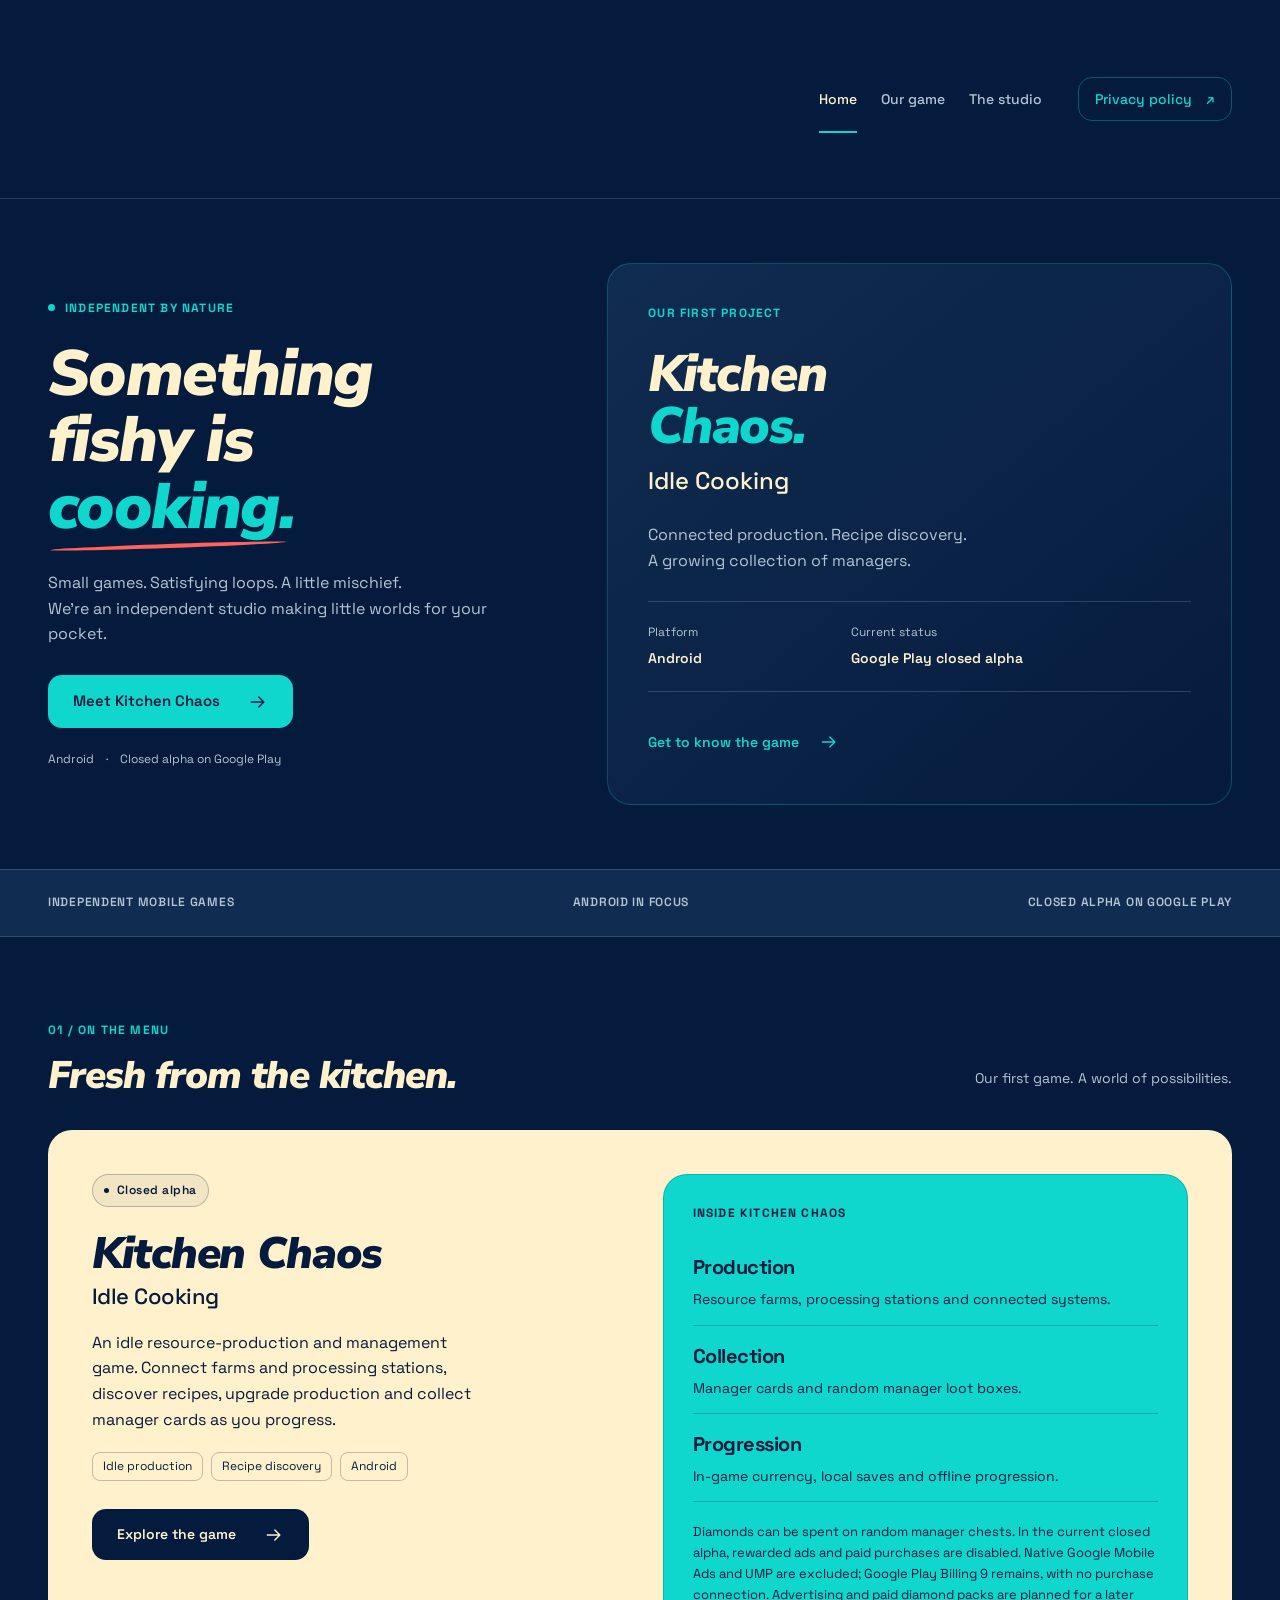
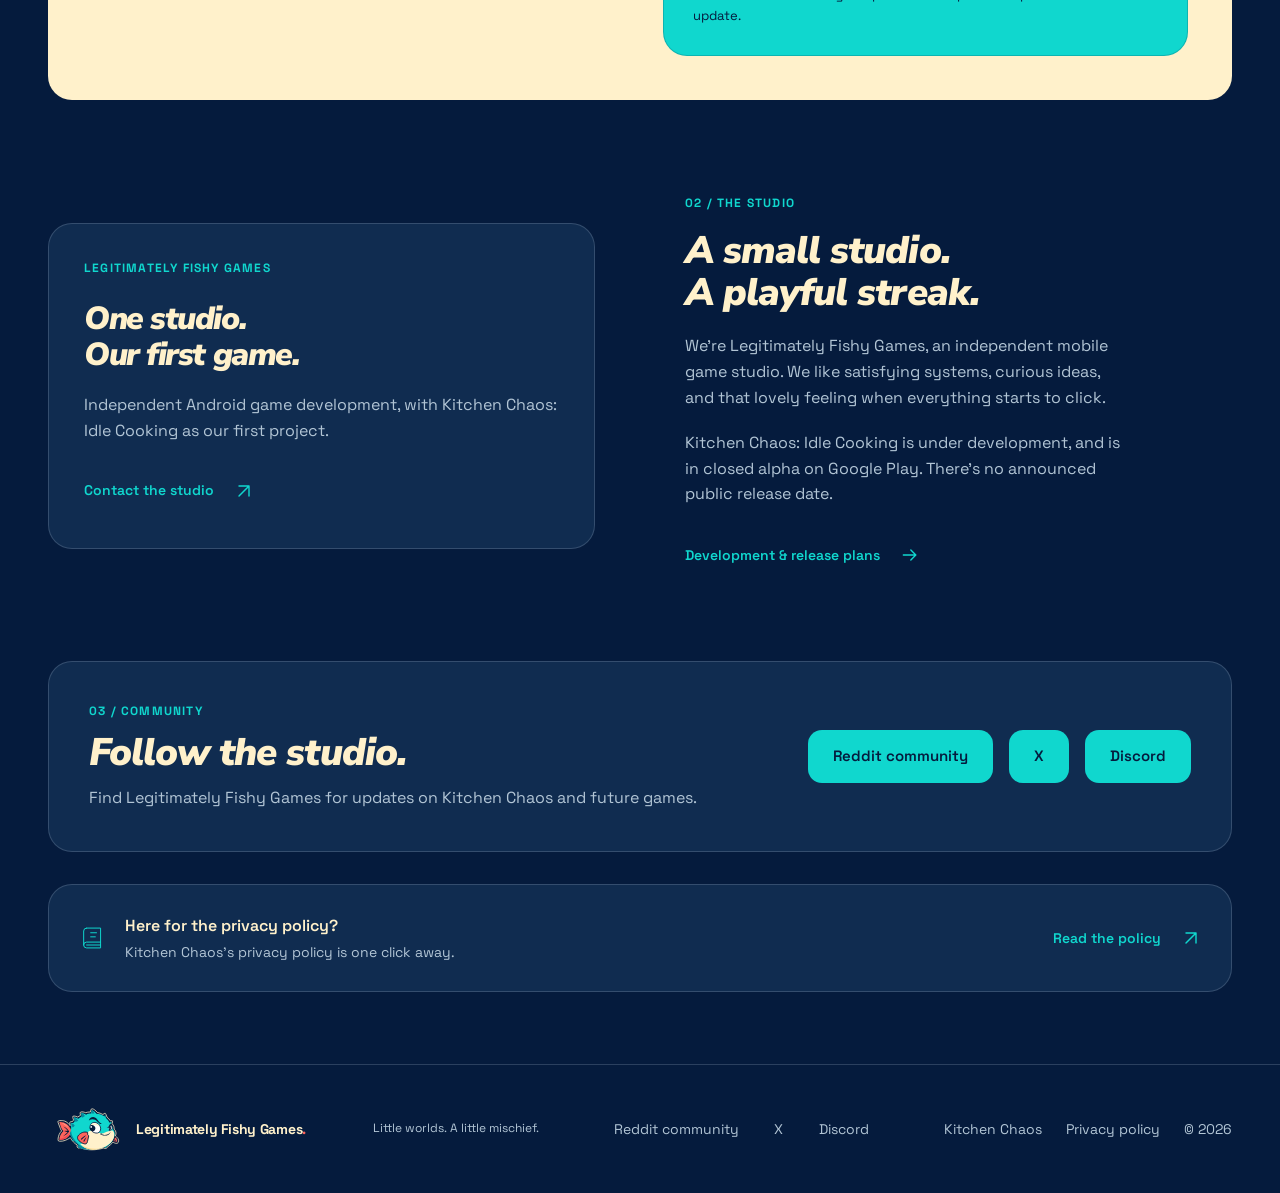
<file: index.html>
<!doctype html>
<html lang="en">
<head>
  <meta charset="utf-8">
  <meta name="viewport" content="width=device-width, initial-scale=1">
  <meta name="theme-color" content="#051B3D">
  <meta name="description" content="Legitimately Fishy Games is an independent mobile game studio. Kitchen Chaos: Idle Cooking is in development for Android, and is in closed alpha.">
  <title>Legitimately Fishy Games — Small games. A little mischief.</title>
  <link rel="icon" href="assets/brand/favicon.svg" type="image/svg+xml">
  <link rel="alternate icon" href="assets/brand/favicon.ico">
  <link rel="apple-touch-icon" href="assets/brand/apple-touch-icon.png">
  <link rel="stylesheet" href="assets/css/brand.css">
  <link rel="stylesheet" href="assets/css/styles.css">
  <script src="assets/js/site.js" defer></script>
</head>
<body>
  <a class="skip-link" href="#main">Skip to content</a>
  <header class="site-header">
    <div class="container header-inner">
      <a class="brand" href="index.html" aria-label="Legitimately Fishy Games home"><picture class="brand-art"><source media="(min-width: 581px)" srcset="assets/brand/lfg-horizontal.png" width="2400" height="1000"><img class="brand-logo" src="assets/brand/lfg-puffer-micro.svg" width="1110" height="750" alt="" decoding="async" fetchpriority="high"></picture>
        <!-- An approved studio logo may be added here later. The name works on its own. -->
        <span class="brand-name">Legitimately<span>Fishy Games<span class="brand-period">.</span></span></span>
      </a>
      <button class="menu-toggle" type="button" data-menu-toggle aria-controls="site-navigation" aria-expanded="false" aria-label="Open navigation"><span></span><span></span></button>
      <nav class="site-nav" id="site-navigation" aria-label="Main navigation" data-navigation>
        <a href="index.html" aria-current="page">Home</a>
        <a href="games/kitchen-chaos/index.html">Our game</a>
        <a href="#studio">The studio</a>
        <a class="nav-privacy" href="games/kitchen-chaos/privacy.html">Privacy policy <span aria-hidden="true">↗</span></a>
      </nav>
    </div>
  </header>

  <main id="main">
    <section class="hero container" aria-labelledby="hero-title">
      <div class="hero-copy">
        <p class="eyebrow"><span class="status-dot" aria-hidden="true"></span> Independent by nature</p>
        <h1 id="hero-title">Something<br>fishy is<br><em>cooking.</em></h1>
        <p class="hero-description">Small games. Satisfying loops. A little mischief.<br>We’re an independent studio making little worlds for your pocket.</p>
        <a class="button" href="games/kitchen-chaos/index.html">Meet Kitchen Chaos <svg class="icon" aria-hidden="true"><use href="assets/images/icons.svg#arrow"/></svg></a>
        <div class="hero-footnote">Android <span aria-hidden="true">·</span> Closed alpha on Google Play</div>
      </div>
      <aside class="hero-spotlight" aria-labelledby="spotlight-title">
        <p class="eyebrow">Our first project</p>
        <h2 id="spotlight-title">Kitchen<br><em>Chaos.</em></h2>
        <p class="spotlight-subtitle">Idle Cooking</p>
        <p class="spotlight-description">Connected production. Recipe discovery.<br>A growing collection of managers.</p>
        <dl class="spotlight-facts"><div><dt>Platform</dt><dd>Android</dd></div><div><dt>Current status</dt><dd>Google Play closed alpha</dd></div></dl>
        <a class="text-link" href="games/kitchen-chaos/index.html">Get to know the game <svg class="icon" aria-hidden="true"><use href="assets/images/icons.svg#arrow"/></svg></a>
      </aside>
    </section>

    <div class="studio-strip" aria-label="Studio at a glance"><div class="container strip-inner"><span>Independent mobile games</span><span>Android in focus</span><span>Closed alpha on Google Play</span></div></div>

    <section class="section container" id="games" aria-labelledby="games-title">
      <div class="section-heading"><div><p class="eyebrow">01 / On the menu</p><h2 id="games-title">Fresh from the kitchen.</h2></div><span class="section-aside">Our first game. A world of possibilities.</span></div>
      <article class="featured-game">
        <div class="featured-copy">
          <span class="pill pill-dark"><span class="status-dot" aria-hidden="true"></span> Closed alpha</span>
          <h3>Kitchen Chaos<span>Idle Cooking</span></h3>
          <p>An idle resource-production and management game. Connect farms and processing stations, discover recipes, upgrade production and collect manager cards as you progress.</p>
          <div class="game-tags"><span>Idle production</span><span>Recipe discovery</span><span>Android</span></div>
          <a class="button button-dark" href="games/kitchen-chaos/index.html">Explore the game <svg class="icon" aria-hidden="true"><use href="assets/images/icons.svg#arrow"/></svg></a>
        </div>
        <div class="game-details"><p class="tiny-label">Inside Kitchen Chaos</p><dl><div><dt>Production</dt><dd>Resource farms, processing stations and connected systems.</dd></div><div><dt>Collection</dt><dd>Manager cards and random manager loot boxes.</dd></div><div><dt>Progression</dt><dd>In-game currency, local saves and offline progression.</dd></div></dl><p class="details-note">Diamonds can be spent on random manager chests. In the current closed alpha, rewarded ads and paid purchases are disabled. Native Google Mobile Ads and UMP are excluded; Google Play Billing 9 remains, with no purchase connection. Advertising and paid diamond packs are planned for a later update.</p></div>
      </article>
    </section>

    <section class="section studio-section container" id="studio" aria-labelledby="studio-title">
      <div class="studio-facts"><p class="eyebrow">Legitimately Fishy Games</p><p class="facts-title">One studio.<br>Our first game.</p><p>Independent Android game development, with Kitchen Chaos: Idle Cooking as our first project.</p><a class="text-link" href="mailto:mati4193.004@gmail.com">Contact the studio <svg class="icon" aria-hidden="true"><use href="assets/images/icons.svg#arrow-up"/></svg></a></div>
      <div class="studio-copy"><p class="eyebrow">02 / The studio</p><h2 id="studio-title">A small studio.<br>A playful streak.</h2><p>We’re Legitimately Fishy Games, an independent mobile game studio. We like satisfying systems, curious ideas, and that lovely feeling when everything starts to click.</p><p>Kitchen Chaos: Idle Cooking is under development, and is in closed alpha on Google Play. There’s no announced public release date.</p><a class="text-link" href="games/kitchen-chaos/index.html#development">Development & release plans <svg class="icon" aria-hidden="true"><use href="assets/images/icons.svg#arrow"/></svg></a></div>
    </section>

    <section class="social-section container" aria-labelledby="social-title">
      <div>
        <p class="eyebrow">03 / Community</p>
        <h2 id="social-title">Follow the studio.</h2>
        <p>Find Legitimately Fishy Games for updates on Kitchen Chaos and future games.</p>
      </div>
      <div class="social-links">
        <a class="button" href="https://www.reddit.com/r/LegitFishyGames/">Reddit community</a>
        <a class="button" href="https://x.com/LegitimateFish">X</a>
        <a class="button" href="https://discord.gg/PuM3mdu4u">Discord</a>
      </div>
    </section>

    <section class="privacy-strip container" aria-label="Privacy information"><div><svg class="icon" aria-hidden="true"><use href="assets/images/icons.svg#recipe"/></svg><span>Here for the privacy policy?<small>Kitchen Chaos’s privacy policy is one click away.</small></span></div><a class="text-link" href="games/kitchen-chaos/privacy.html">Read the policy <svg class="icon" aria-hidden="true"><use href="assets/images/icons.svg#arrow-up"/></svg></a></section>
  </main>

  <footer class="site-footer">
    <div class="container footer-inner">
      <a class="footer-brand" href="index.html"><img class="footer-mark" src="assets/brand/lfg-puffer-micro.svg" width="1110" height="750" alt="" loading="lazy" decoding="async"><span class="footer-wordmark">Legitimately Fishy Games<span>.</span></span></a>
      <p>Little worlds. A little mischief.</p>
      <nav class="footer-links footer-social" aria-label="Studio social links">
        <a href="https://www.reddit.com/r/LegitFishyGames/">Reddit community</a>
        <a href="https://x.com/LegitimateFish">X</a>
        <a href="https://discord.gg/PuM3mdu4u">Discord</a>
      </nav>
      <div class="footer-links"><a href="games/kitchen-chaos/index.html">Kitchen Chaos</a><a href="games/kitchen-chaos/privacy.html">Privacy policy</a><span>© 2026</span></div>
    </div>
  </footer>
</body>
</html>
</file>
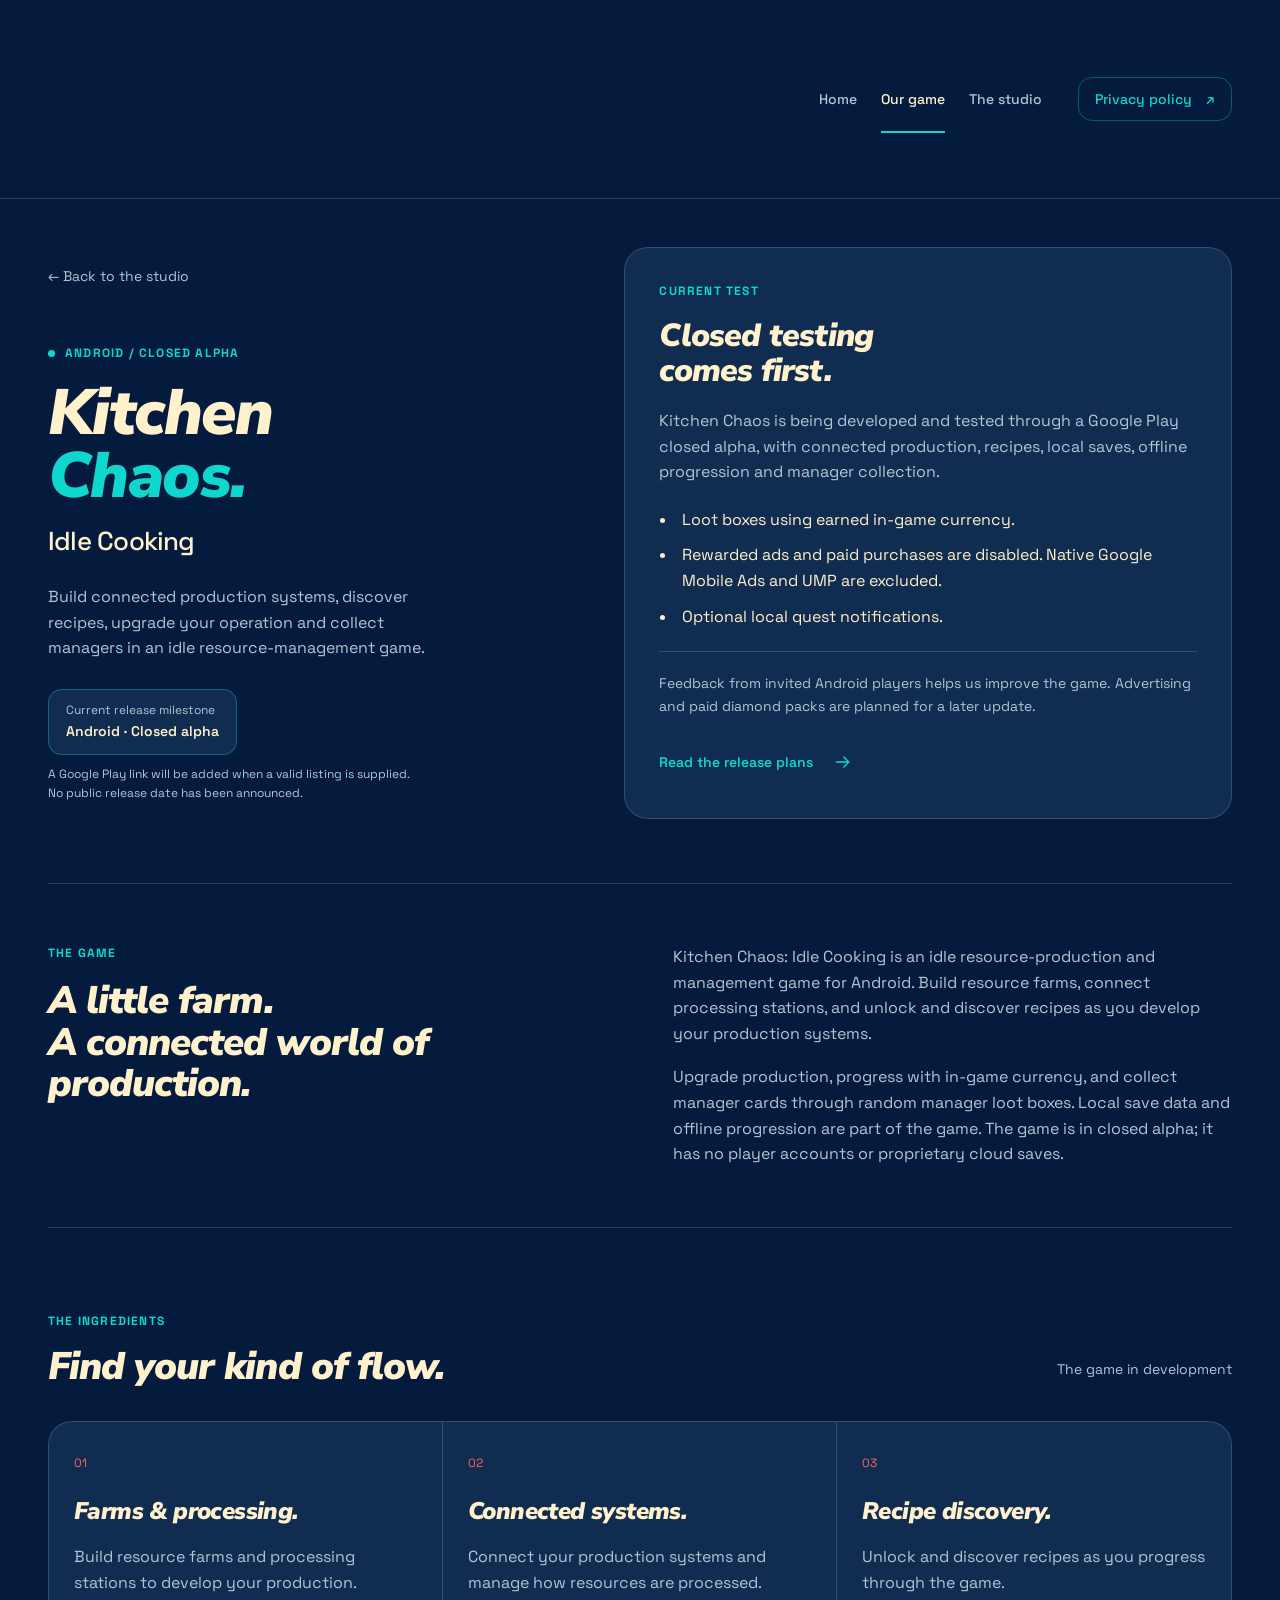
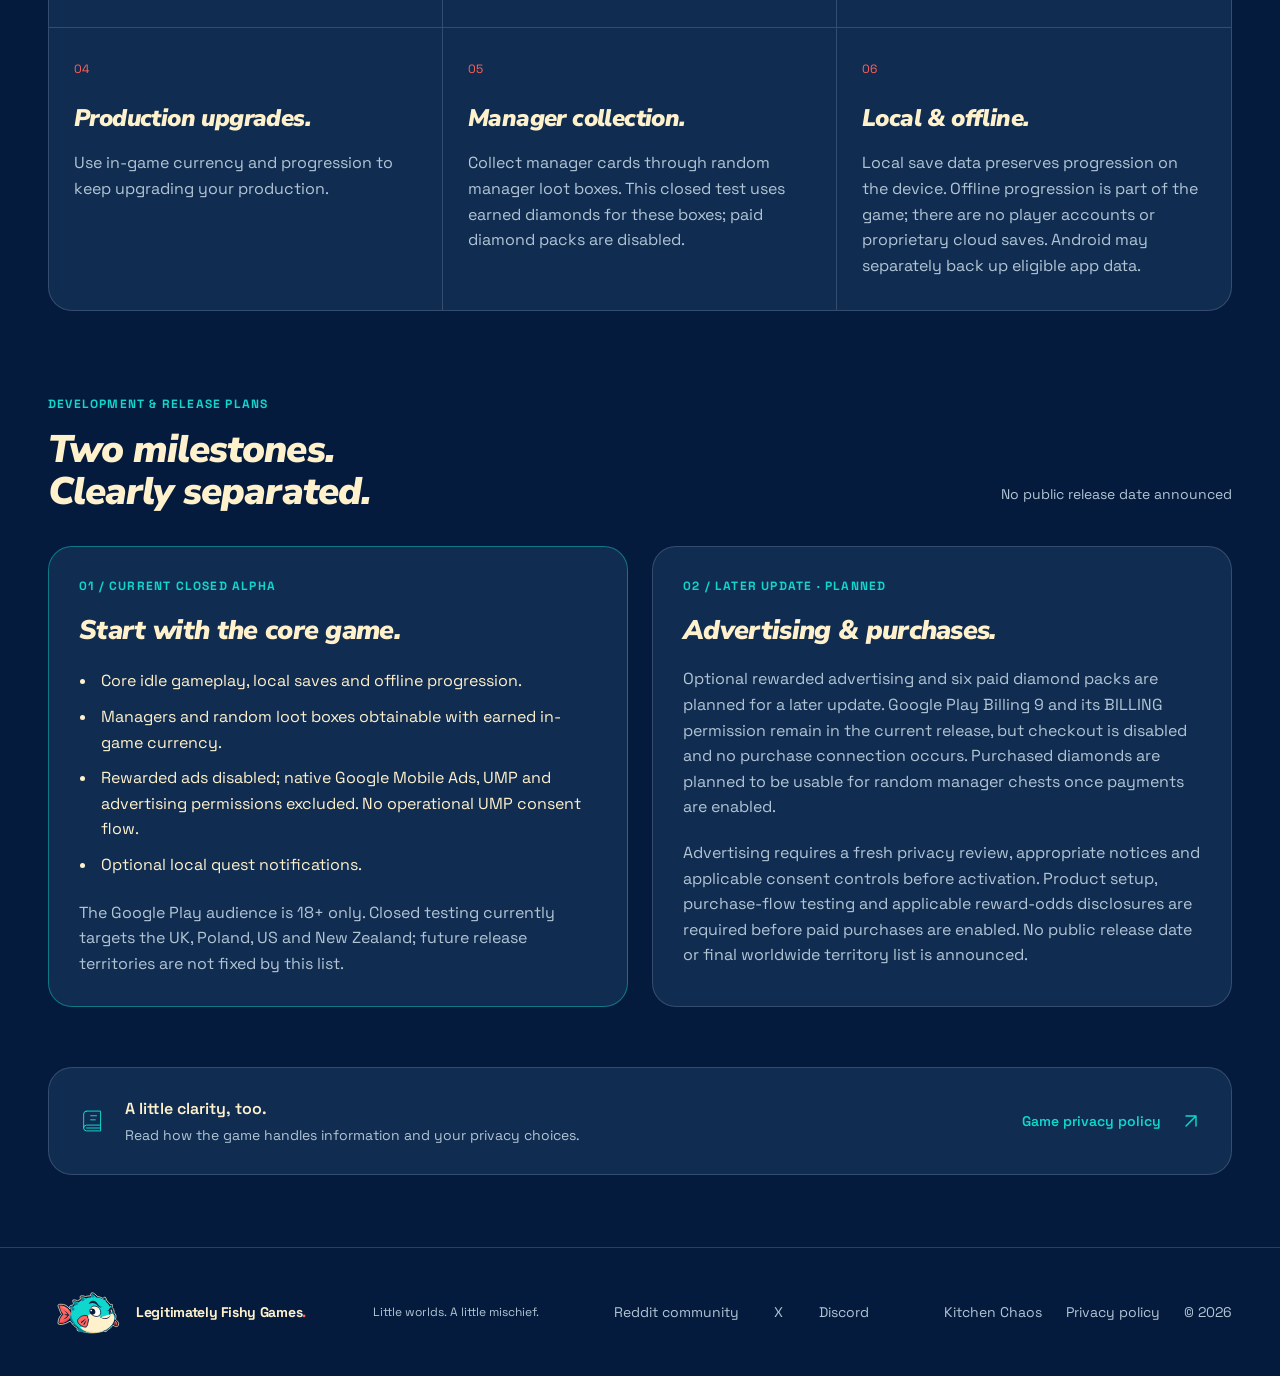
<file: games/kitchen-chaos/index.html>
<!doctype html>
<html lang="en">
<head>
  <meta charset="utf-8">
  <meta name="viewport" content="width=device-width, initial-scale=1">
  <meta name="theme-color" content="#051B3D">
  <meta name="description" content="Kitchen Chaos: Idle Cooking is an Android idle production and management game in closed alpha, with connected production, recipes, managers and offline progression.">
  <title>Kitchen Chaos: Idle Cooking — Legitimately Fishy Games</title>
  <link rel="icon" href="../../assets/brand/favicon.svg" type="image/svg+xml">
  <link rel="alternate icon" href="../../assets/brand/favicon.ico">
  <link rel="apple-touch-icon" href="../../assets/brand/apple-touch-icon.png">
  <link rel="stylesheet" href="../../assets/css/brand.css">
  <link rel="stylesheet" href="../../assets/css/styles.css">
  <script src="../../assets/js/site.js" defer></script>
</head>
<body>
  <a class="skip-link" href="#main">Skip to content</a>
  <header class="site-header"><div class="container header-inner">
    <!-- Insert an approved studio logo beside the name only when supplied. -->
    <a class="brand" href="../../index.html" aria-label="Legitimately Fishy Games home"><picture class="brand-art"><source media="(min-width: 581px)" srcset="../../assets/brand/lfg-horizontal.png" width="2400" height="1000"><img class="brand-logo" src="../../assets/brand/lfg-puffer-micro.svg" width="1110" height="750" alt="" decoding="async" fetchpriority="high"></picture><span class="brand-name">Legitimately<span>Fishy Games<span class="brand-period">.</span></span></span></a>
    <button class="menu-toggle" type="button" data-menu-toggle aria-controls="site-navigation" aria-expanded="false" aria-label="Open navigation"><span></span><span></span></button>
    <nav class="site-nav" id="site-navigation" aria-label="Main navigation" data-navigation><a href="../../index.html">Home</a><a href="index.html" aria-current="page">Our game</a><a href="../../index.html#studio">The studio</a><a class="nav-privacy" href="privacy.html">Privacy policy <span aria-hidden="true">↗</span></a></nav>
  </div></header>

  <main id="main">
    <section class="game-hero container" aria-labelledby="game-title">
      <div class="game-hero-copy"><a class="back-link" href="../../index.html">← Back to the studio</a><p class="eyebrow"><span class="status-dot" aria-hidden="true"></span> Android / Closed alpha</p><h1 id="game-title">Kitchen<br><em>Chaos.</em></h1><p class="game-subtitle">Idle Cooking</p><p class="hero-description">Build connected production systems, discover recipes, upgrade your operation and collect managers in an idle resource-management game.</p><div class="store-placeholder"><span><small>Current release milestone</small><strong>Android · Closed alpha</strong></span></div><p class="store-note">A Google Play link will be added when a valid listing is supplied.<br>No public release date has been announced.</p></div>
      <aside class="release-summary" aria-labelledby="test-summary-title"><p class="eyebrow">Current test</p><h2 id="test-summary-title">Closed testing<br>comes first.</h2><p>Kitchen Chaos is being developed and tested through a Google Play closed alpha, with connected production, recipes, local saves, offline progression and manager collection.</p><ul><li>Loot boxes using earned in-game currency.</li><li>Rewarded ads and paid purchases are disabled. Native Google Mobile Ads and UMP are excluded.</li><li>Optional local quest notifications.</li></ul><p class="summary-note">Feedback from invited Android players helps us improve the game. Advertising and paid diamond packs are planned for a later update.</p><a class="text-link" href="#development">Read the release plans <svg class="icon" aria-hidden="true"><use href="../../assets/images/icons.svg#arrow"/></svg></a></aside>
    </section>

    <section class="game-overview section container" aria-labelledby="overview-title"><div><p class="eyebrow">The game</p><h2 id="overview-title">A little farm.<br>A connected world of production.</h2></div><div class="overview-copy"><p>Kitchen Chaos: Idle Cooking is an idle resource-production and management game for Android. Build resource farms, connect processing stations, and unlock and discover recipes as you develop your production systems.</p><p>Upgrade production, progress with in-game currency, and collect manager cards through random manager loot boxes. Local save data and offline progression are part of the game. The game is in closed alpha; it has no player accounts or proprietary cloud saves.</p></div></section>

    <section class="section container" aria-labelledby="features-title"><div class="section-heading"><div><p class="eyebrow">The ingredients</p><h2 id="features-title">Find your kind of flow.</h2></div><span class="section-aside">The game in development</span></div><div class="feature-grid">
      <article class="feature-card"><span class="feature-number">01</span><h3>Farms & processing.</h3><p>Build resource farms and processing stations to develop your production.</p></article>
      <article class="feature-card"><span class="feature-number">02</span><h3>Connected systems.</h3><p>Connect your production systems and manage how resources are processed.</p></article>
      <article class="feature-card"><span class="feature-number">03</span><h3>Recipe discovery.</h3><p>Unlock and discover recipes as you progress through the game.</p></article>
      <article class="feature-card"><span class="feature-number">04</span><h3>Production upgrades.</h3><p>Use in-game currency and progression to keep upgrading your production.</p></article>
      <article class="feature-card"><span class="feature-number">05</span><h3>Manager collection.</h3><p>Collect manager cards through random manager loot boxes. This closed test uses earned diamonds for these boxes; paid diamond packs are disabled.</p></article>
      <article class="feature-card"><span class="feature-number">06</span><h3>Local & offline.</h3><p>Local save data preserves progression on the device. Offline progression is part of the game; there are no player accounts or proprietary cloud saves. Android may separately back up eligible app data.</p></article>
    </div></section>

    <!-- Add a gallery here only when approved screenshots captured from the actual game are supplied. -->

    <section class="release-section container" id="development" aria-labelledby="development-title"><div class="section-heading"><div><p class="eyebrow">Development & release plans</p><h2 id="development-title">Two milestones.<br>Clearly separated.</h2></div><span class="section-aside">No public release date announced</span></div><div class="milestone-grid"><article class="milestone milestone-current"><p class="tiny-label">01 / Current closed alpha</p><h3>Start with the core game.</h3><ul><li>Core idle gameplay, local saves and offline progression.</li><li>Managers and random loot boxes obtainable with earned in-game currency.</li><li>Rewarded ads disabled; native Google Mobile Ads, UMP and advertising permissions excluded. No operational UMP consent flow.</li><li>Optional local quest notifications.</li></ul><p>The Google Play audience is 18+ only. Closed testing currently targets the UK, Poland, US and New Zealand; future release territories are not fixed by this list.</p></article><article class="milestone"><p class="tiny-label">02 / Later update · Planned</p><h3>Advertising &amp; purchases.</h3><p>Optional rewarded advertising and six paid diamond packs are planned for a later update. Google Play Billing 9 and its BILLING permission remain in the current release, but checkout is disabled and no purchase connection occurs. Purchased diamonds are planned to be usable for random manager chests once payments are enabled.</p><p>Advertising requires a fresh privacy review, appropriate notices and applicable consent controls before activation. Product setup, purchase-flow testing and applicable reward-odds disclosures are required before paid purchases are enabled. No public release date or final worldwide territory list is announced.</p></article></div></section>

    <section class="privacy-strip container" aria-label="Game privacy information"><div><svg class="icon" aria-hidden="true"><use href="../../assets/images/icons.svg#recipe"/></svg><span>A little clarity, too.<small>Read how the game handles information and your privacy choices.</small></span></div><a class="text-link" href="privacy.html">Game privacy policy <svg class="icon" aria-hidden="true"><use href="../../assets/images/icons.svg#arrow-up"/></svg></a></section>
  </main>

  <footer class="site-footer">
    <div class="container footer-inner">
      <a class="footer-brand" href="../../index.html"><img class="footer-mark" src="../../assets/brand/lfg-puffer-micro.svg" width="1110" height="750" alt="" loading="lazy" decoding="async"><span class="footer-wordmark">Legitimately Fishy Games<span>.</span></span></a>
      <p>Little worlds. A little mischief.</p>
      <nav class="footer-links footer-social" aria-label="Studio social links">
        <a href="https://www.reddit.com/r/LegitFishyGames/">Reddit community</a>
        <a href="https://x.com/LegitimateFish">X</a>
        <a href="https://discord.gg/PuM3mdu4u">Discord</a>
      </nav>
      <div class="footer-links"><a href="index.html">Kitchen Chaos</a><a href="privacy.html">Privacy policy</a><span>© 2026</span></div>
    </div>
  </footer>
</body>
</html>
</file>
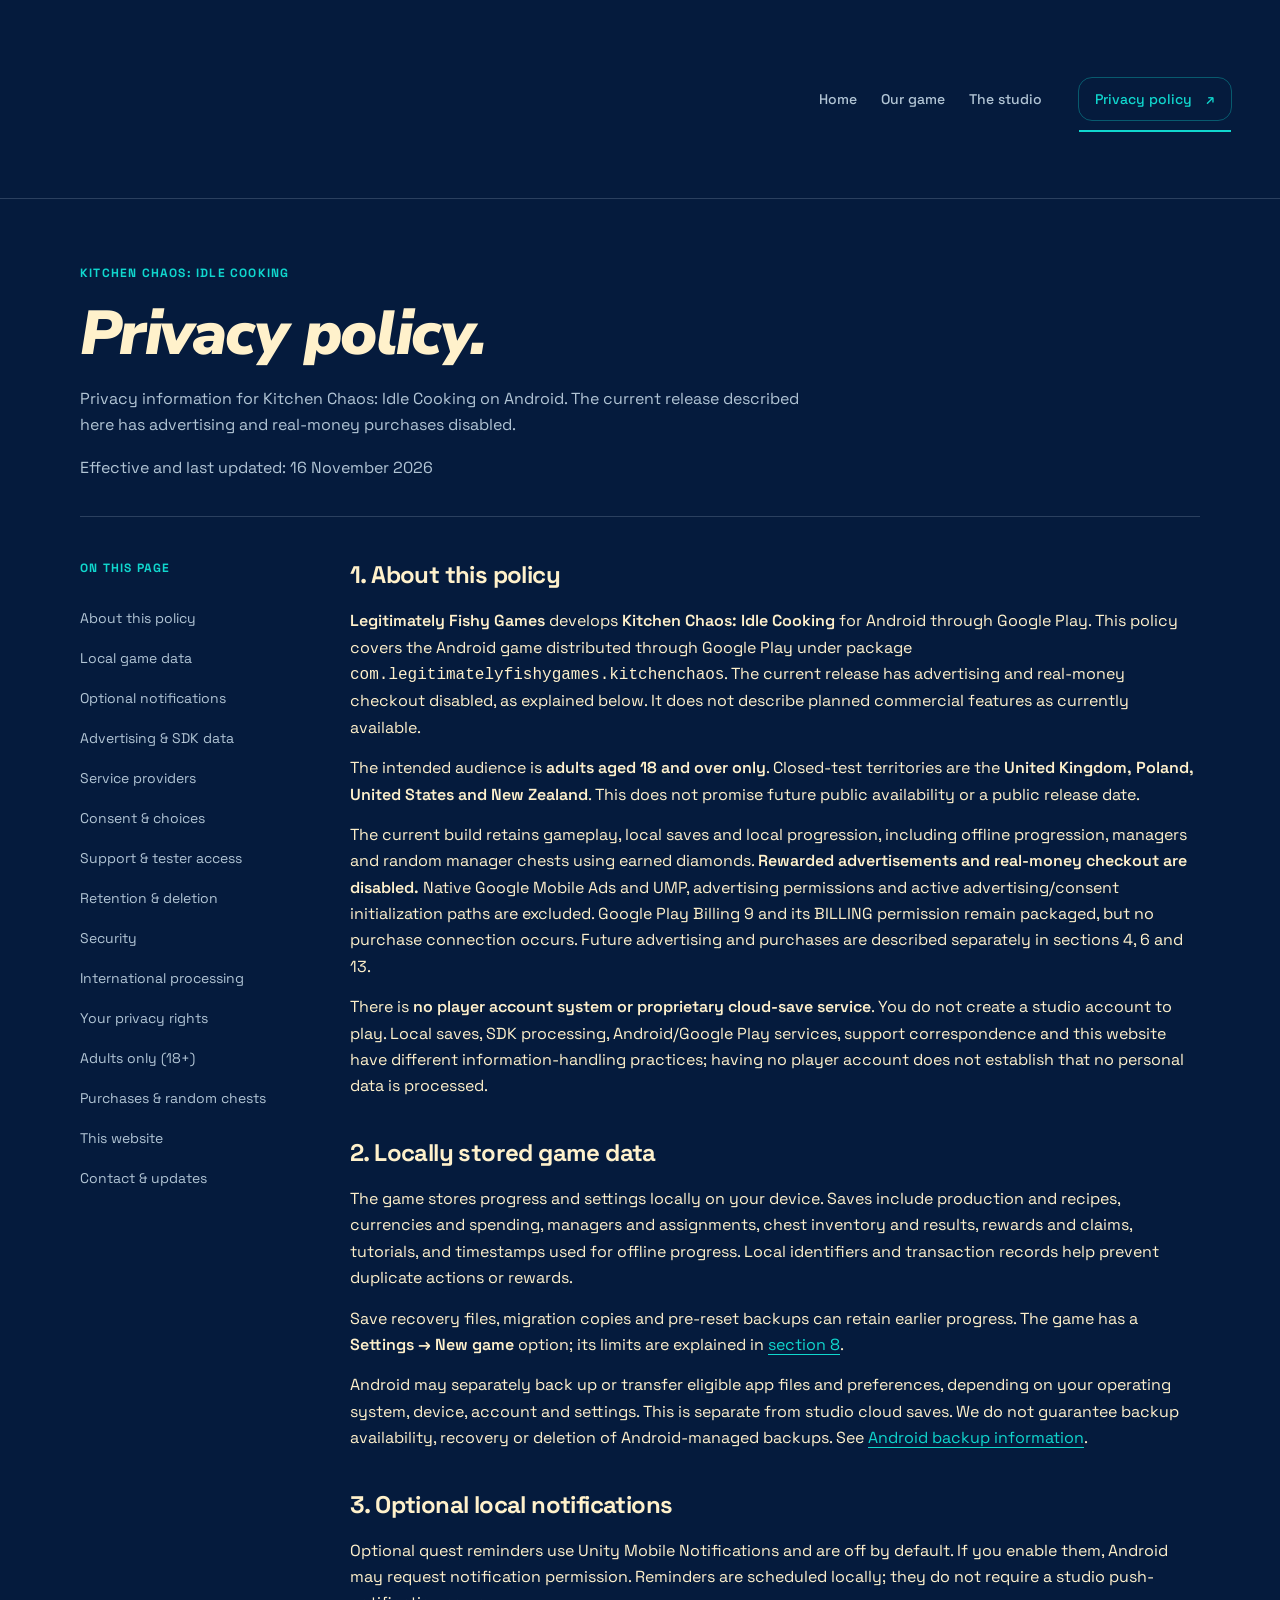
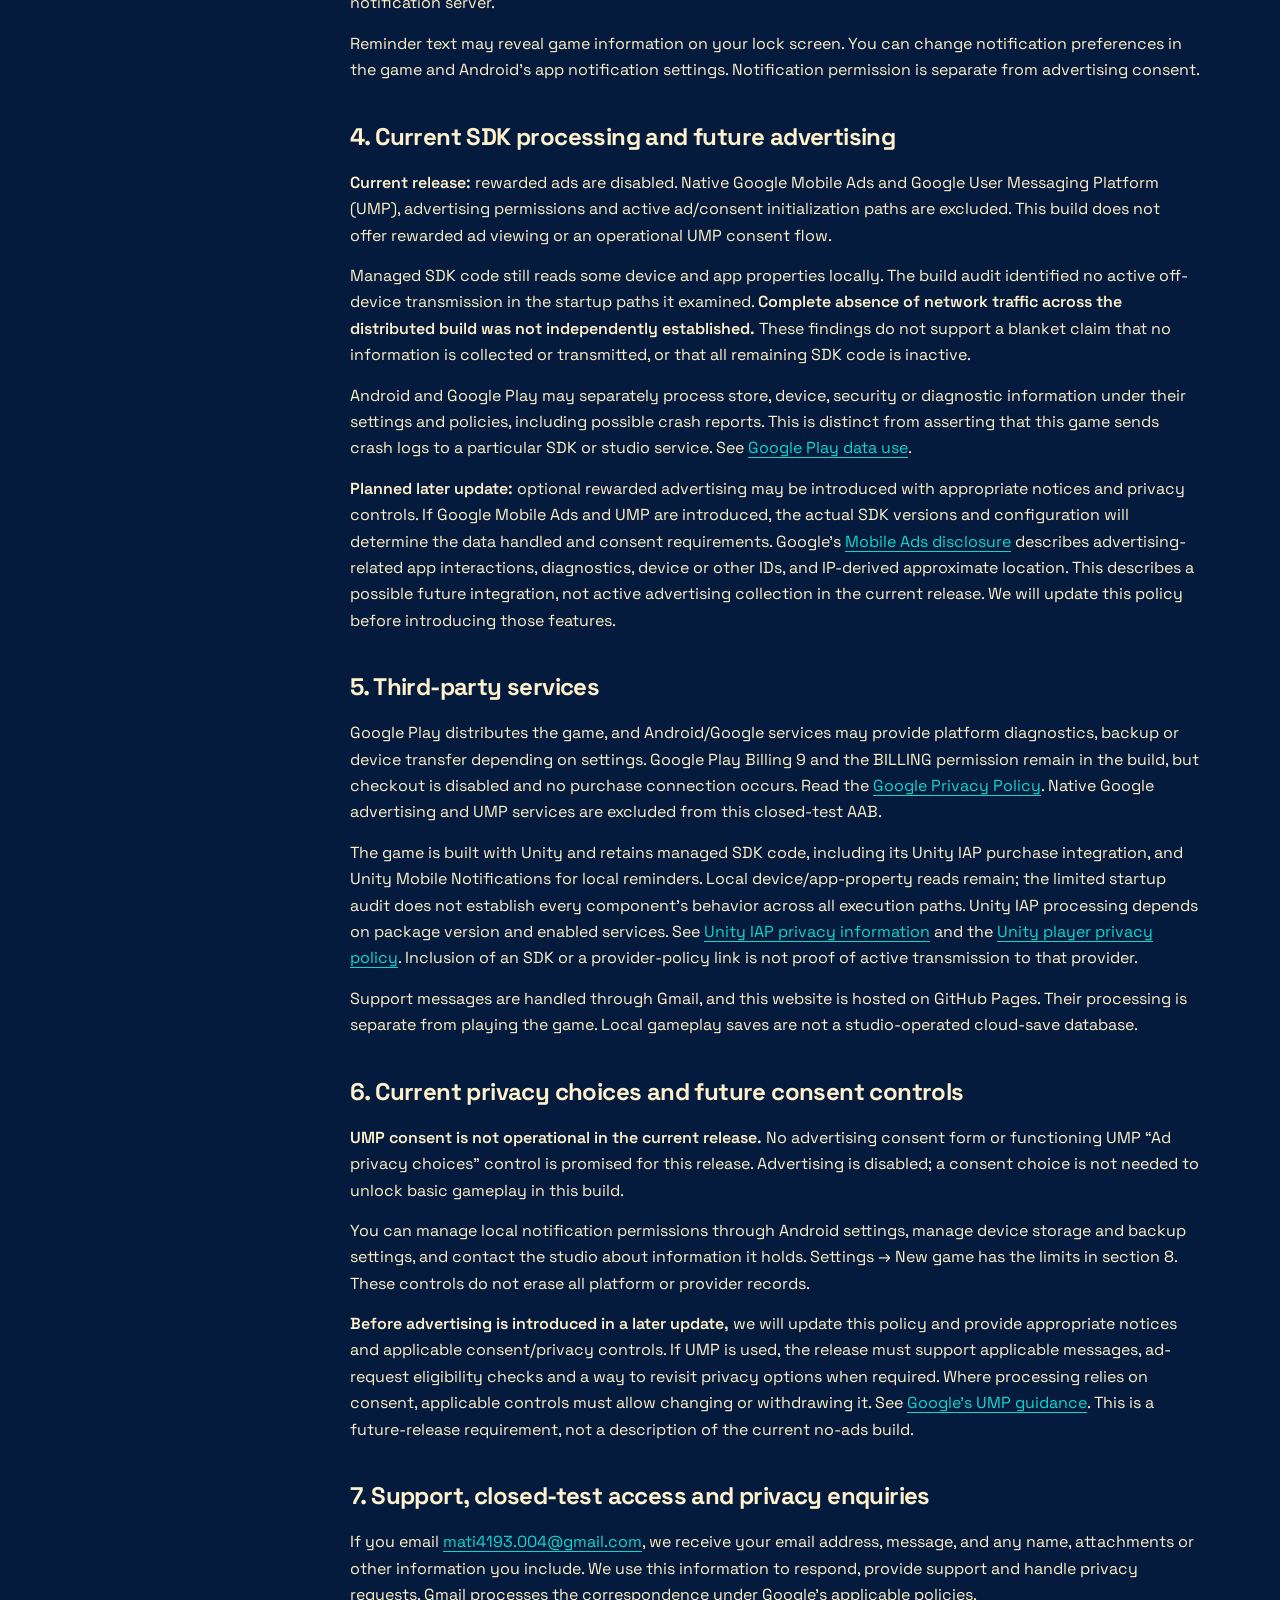
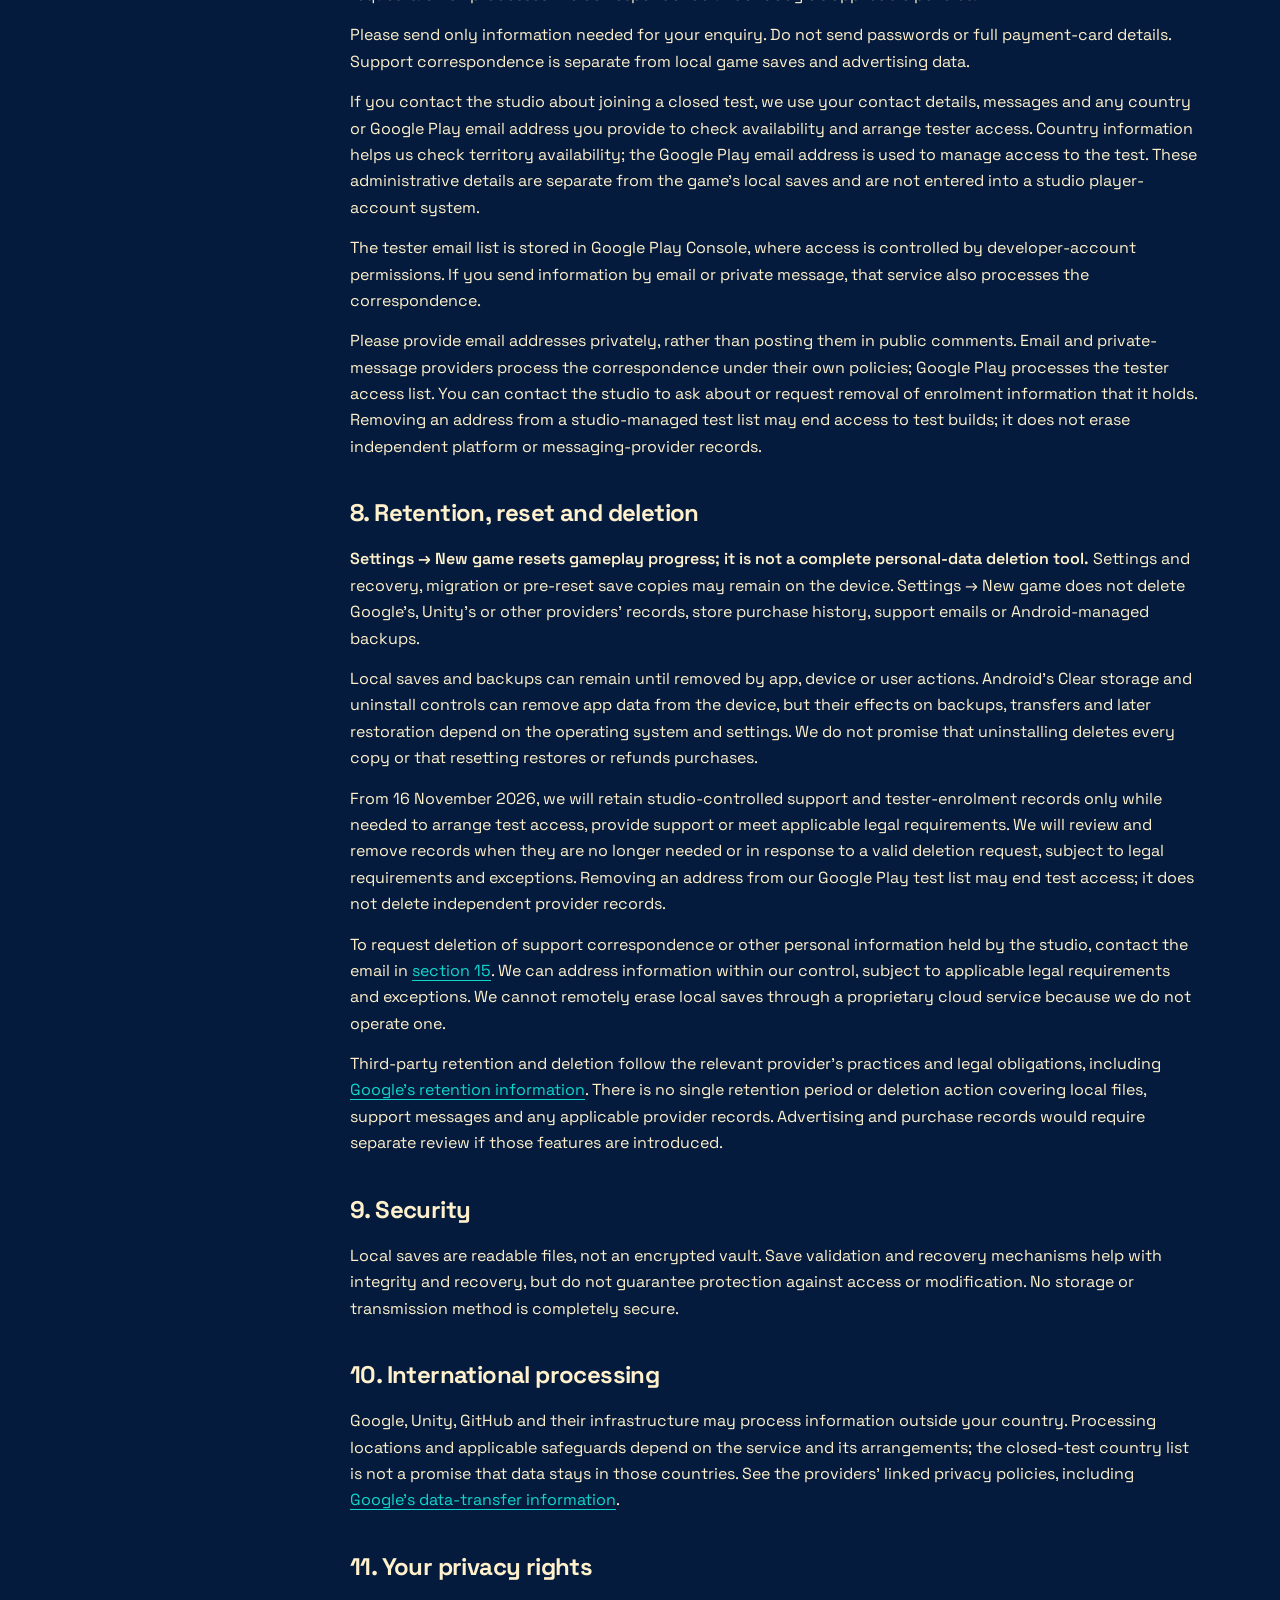
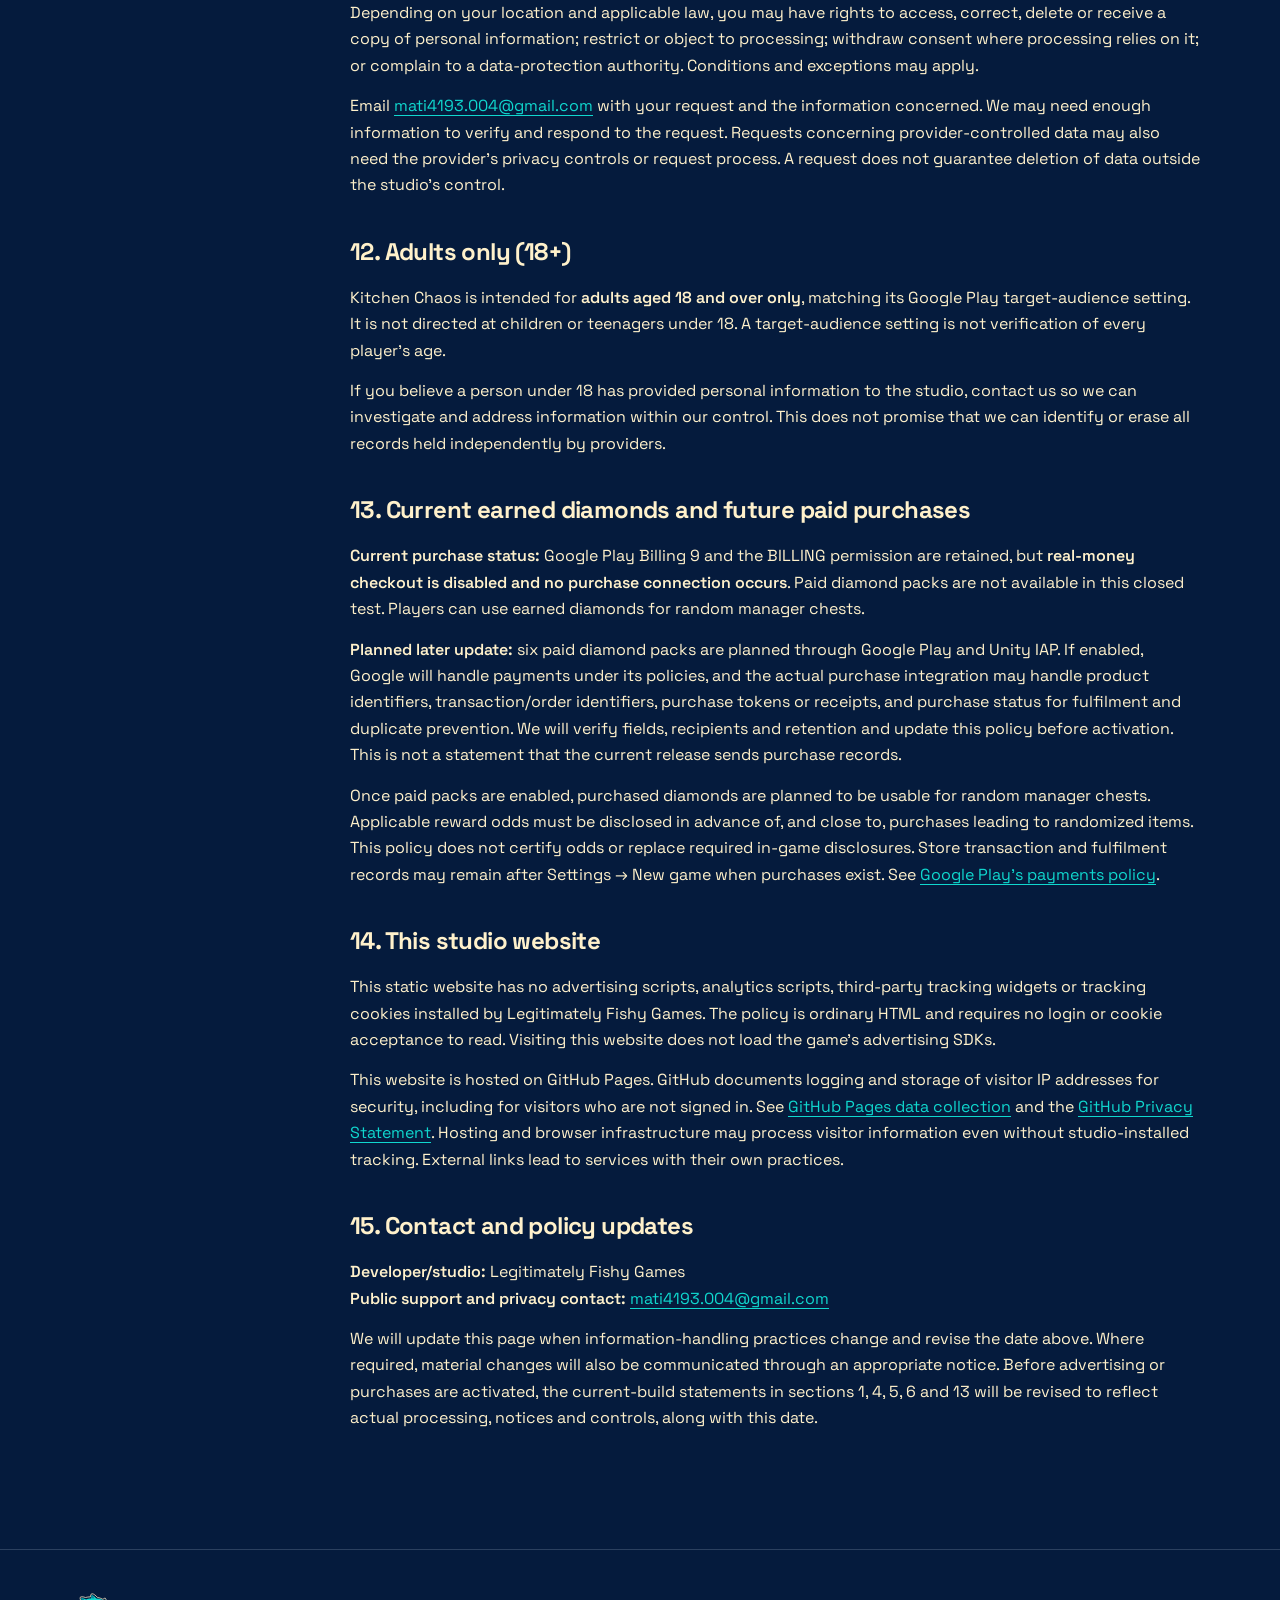
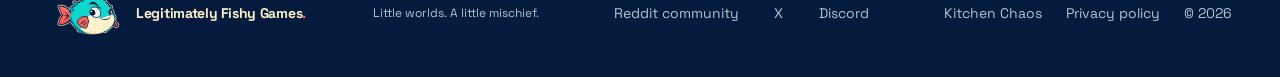
<file: games/kitchen-chaos/privacy.html>
<!doctype html>
<html lang="en">
<head>
  <meta charset="utf-8">
  <meta name="viewport" content="width=device-width, initial-scale=1">
  <meta name="theme-color" content="#051B3D">
  <meta name="description" content="Privacy policy for Kitchen Chaos: Idle Cooking, covering local saves, disabled ads and checkout, platform services and support.">
  <title>Privacy policy · Kitchen Chaos · Legitimately Fishy Games</title>
  <link rel="canonical" href="https://legitimatelyfishygames.github.io/games/kitchen-chaos/privacy.html">
  <link rel="icon" href="../../assets/brand/favicon.svg" type="image/svg+xml">
  <link rel="alternate icon" href="../../assets/brand/favicon.ico">
  <link rel="apple-touch-icon" href="../../assets/brand/apple-touch-icon.png">
  <link rel="stylesheet" href="../../assets/css/brand.css">
  <link rel="stylesheet" href="../../assets/css/styles.css">
  <script src="../../assets/js/site.js" defer></script>
</head>
<body>
  <a class="skip-link" href="#main-content">Skip to content</a>
  <header class="site-header">
    <div class="container header-inner">
      <a class="brand" href="../../index.html" aria-label="Legitimately Fishy Games home"><picture class="brand-art"><source media="(min-width: 581px)" srcset="../../assets/brand/lfg-horizontal.png" width="2400" height="1000"><img class="brand-logo" src="../../assets/brand/lfg-puffer-micro.svg" width="1110" height="750" alt="" decoding="async" fetchpriority="high"></picture><span class="brand-name">Legitimately<span>Fishy Games<span class="brand-period">.</span></span></span></a>
      <button class="menu-toggle" type="button" data-menu-toggle aria-controls="site-navigation" aria-expanded="false" aria-label="Open navigation"><span></span><span></span></button>
      <nav class="site-nav" id="site-navigation" aria-label="Main navigation" data-navigation>
        <a href="../../index.html">Home</a>
        <a href="./index.html">Our game</a>
        <a href="../../index.html#studio">The studio</a>
        <a class="nav-privacy" href="./privacy.html" aria-current="page">Privacy policy <span aria-hidden="true">↗</span></a>
      </nav>
    </div>
  </header>

  <main id="main-content" class="legal-main">
    <div class="container">
      <div class="page-intro">
        <p class="eyebrow">Kitchen Chaos: Idle Cooking</p>
        <h1>Privacy policy.</h1>
        <p>Privacy information for Kitchen Chaos: Idle Cooking on Android. The current release described here has advertising and real-money purchases disabled.</p>
        <p class="policy-meta">Effective and last updated: <time datetime="2026-11-16">16 November 2026</time></p>
      </div>

      <div class="legal-layout">
        <aside class="legal-nav" aria-label="On this page">
          <p class="eyebrow">On this page</p>
          <nav aria-label="Privacy policy contents">
            <a href="#scope">About this policy</a>
            <a href="#local-data">Local game data</a>
            <a href="#notifications">Optional notifications</a>
            <a href="#advertising">Advertising &amp; SDK data</a>
            <a href="#providers">Service providers</a>
            <a href="#choices">Consent &amp; choices</a>
            <a href="#support">Support &amp; tester access</a>
            <a href="#retention">Retention &amp; deletion</a>
            <a href="#security">Security</a>
            <a href="#international">International processing</a>
            <a href="#rights">Your privacy rights</a>
            <a href="#children">Adults only (18+)</a>
            <a href="#future-payments">Purchases &amp; random chests</a>
            <a href="#website">This website</a>
            <a href="#contact">Contact &amp; updates</a>
          </nav>
        </aside>

        <article class="legal-content" aria-label="Kitchen Chaos privacy policy">
          <section id="scope">
            <h2>1. About this policy</h2>
            <p><strong>Legitimately Fishy Games</strong> develops <strong>Kitchen Chaos: Idle Cooking</strong> for Android through Google Play. This policy covers the Android game distributed through Google Play under package <code>com.legitimatelyfishygames.kitchenchaos</code>. The current release has advertising and real-money checkout disabled, as explained below. It does not describe planned commercial features as currently available.</p>
            <p>The intended audience is <strong>adults aged 18 and over only</strong>. Closed-test territories are the <strong>United Kingdom, Poland, United States and New Zealand</strong>. This does not promise future public availability or a public release date.</p>
            <p>The current build retains gameplay, local saves and local progression, including offline progression, managers and random manager chests using earned diamonds. <strong>Rewarded advertisements and real-money checkout are disabled.</strong> Native Google Mobile Ads and UMP, advertising permissions and active advertising/consent initialization paths are excluded. Google Play Billing 9 and its BILLING permission remain packaged, but no purchase connection occurs. Future advertising and purchases are described separately in sections 4, 6 and 13.</p>
            <p>There is <strong>no player account system or proprietary cloud-save service</strong>. You do not create a studio account to play. Local saves, SDK processing, Android/Google Play services, support correspondence and this website have different information-handling practices; having no player account does not establish that no personal data is processed.</p>
          </section>

          <section id="local-data">
            <h2>2. Locally stored game data</h2>
            <p>The game stores progress and settings locally on your device. Saves include production and recipes, currencies and spending, managers and assignments, chest inventory and results, rewards and claims, tutorials, and timestamps used for offline progress. Local identifiers and transaction records help prevent duplicate actions or rewards.</p>
            <p>Save recovery files, migration copies and pre-reset backups can retain earlier progress. The game has a <strong>Settings → New game</strong> option; its limits are explained in <a href="#retention">section 8</a>.</p>
            <p>Android may separately back up or transfer eligible app files and preferences, depending on your operating system, device, account and settings. This is separate from studio cloud saves. We do not guarantee backup availability, recovery or deletion of Android-managed backups. See <a href="https://developer.android.com/identity/data/autobackup">Android backup information</a>.</p>
          </section>

          <section id="notifications">
            <h2>3. Optional local notifications</h2>
            <p>Optional quest reminders use Unity Mobile Notifications and are off by default. If you enable them, Android may request notification permission. Reminders are scheduled locally; they do not require a studio push-notification server.</p>
            <p>Reminder text may reveal game information on your lock screen. You can change notification preferences in the game and Android's app notification settings. Notification permission is separate from advertising consent.</p>
          </section>

          <section id="advertising">
            <h2>4. Current SDK processing and future advertising</h2>
            <!-- ADS ACTIVATION: replace the current-build paragraphs here and in sections 1 and 6 before enabling advertising; reconcile Data safety. -->
            <p><strong>Current release:</strong> rewarded ads are disabled. Native Google Mobile Ads and Google User Messaging Platform (UMP), advertising permissions and active ad/consent initialization paths are excluded. This build does not offer rewarded ad viewing or an operational UMP consent flow.</p>
            <p>Managed SDK code still reads some device and app properties locally. The build audit identified no active off-device transmission in the startup paths it examined. <strong>Complete absence of network traffic across the distributed build was not independently established.</strong> These findings do not support a blanket claim that no information is collected or transmitted, or that all remaining SDK code is inactive.</p>
            <p>Android and Google Play may separately process store, device, security or diagnostic information under their settings and policies, including possible crash reports. This is distinct from asserting that this game sends crash logs to a particular SDK or studio service. See <a href="https://business.safety.google/privacy/google-services/play/">Google Play data use</a>.</p>
            <p><strong>Planned later update:</strong> optional rewarded advertising may be introduced with appropriate notices and privacy controls. If Google Mobile Ads and UMP are introduced, the actual SDK versions and configuration will determine the data handled and consent requirements. Google's <a href="https://developers.google.com/admob/unity/privacy/play-data-disclosure">Mobile Ads disclosure</a> describes advertising-related app interactions, diagnostics, device or other IDs, and IP-derived approximate location. This describes a possible future integration, not active advertising collection in the current release. We will update this policy before introducing those features.</p>
          </section>

          <section id="providers">
            <h2>5. Third-party services</h2>
            <p>Google Play distributes the game, and Android/Google services may provide platform diagnostics, backup or device transfer depending on settings. Google Play Billing 9 and the BILLING permission remain in the build, but checkout is disabled and no purchase connection occurs. Read the <a href="https://policies.google.com/privacy">Google Privacy Policy</a>. Native Google advertising and UMP services are excluded from this closed-test AAB.</p>
            <p>The game is built with Unity and retains managed SDK code, including its Unity IAP purchase integration, and Unity Mobile Notifications for local reminders. Local device/app-property reads remain; the limited startup audit does not establish every component's behavior across all execution paths. Unity IAP processing depends on package version and enabled services. See <a href="https://docs.unity.com/en-us/iap/privacy-and-consent">Unity IAP privacy information</a> and the <a href="https://unity.com/legal/game-player-and-app-user-privacy-policy">Unity player privacy policy</a>. Inclusion of an SDK or a provider-policy link is not proof of active transmission to that provider.</p>
            <p>Support messages are handled through Gmail, and this website is hosted on GitHub Pages. Their processing is separate from playing the game. Local gameplay saves are not a studio-operated cloud-save database.</p>
          </section>

          <section id="choices">
            <h2>6. Current privacy choices and future consent controls</h2>
            <p><strong>UMP consent is not operational in the current release.</strong> No advertising consent form or functioning UMP “Ad privacy choices” control is promised for this release. Advertising is disabled; a consent choice is not needed to unlock basic gameplay in this build.</p>
            <p>You can manage local notification permissions through Android settings, manage device storage and backup settings, and contact the studio about information it holds. Settings → New game has the limits in section 8. These controls do not erase all platform or provider records.</p>
            <p><strong>Before advertising is introduced in a later update,</strong> we will update this policy and provide appropriate notices and applicable consent/privacy controls. If UMP is used, the release must support applicable messages, ad-request eligibility checks and a way to revisit privacy options when required. Where processing relies on consent, applicable controls must allow changing or withdrawing it. See <a href="https://developers.google.com/admob/unity/privacy">Google's UMP guidance</a>. This is a future-release requirement, not a description of the current no-ads build.</p>
          </section>

          <section id="support">
            <h2>7. Support, closed-test access and privacy enquiries</h2>
            <p>If you email <a href="mailto:mati4193.004@gmail.com">mati4193.004@gmail.com</a>, we receive your email address, message, and any name, attachments or other information you include. We use this information to respond, provide support and handle privacy requests. Gmail processes the correspondence under Google's applicable policies.</p>
            <p>Please send only information needed for your enquiry. Do not send passwords or full payment-card details. Support correspondence is separate from local game saves and advertising data.</p>
            <p>If you contact the studio about joining a closed test, we use your contact details, messages and any country or Google Play email address you provide to check availability and arrange tester access. Country information helps us check territory availability; the Google Play email address is used to manage access to the test. These administrative details are separate from the game's local saves and are not entered into a studio player-account system.</p>
            <p>The tester email list is stored in Google Play Console, where access is controlled by developer-account permissions. If you send information by email or private message, that service also processes the correspondence.</p>
            <p>Please provide email addresses privately, rather than posting them in public comments. Email and private-message providers process the correspondence under their own policies; Google Play processes the tester access list. You can contact the studio to ask about or request removal of enrolment information that it holds. Removing an address from a studio-managed test list may end access to test builds; it does not erase independent platform or messaging-provider records.</p>
          </section>

          <section id="retention">
            <h2>8. Retention, reset and deletion</h2>
            <p><strong>Settings → New game resets gameplay progress; it is not a complete personal-data deletion tool.</strong> Settings and recovery, migration or pre-reset save copies may remain on the device. Settings → New game does not delete Google's, Unity's or other providers' records, store purchase history, support emails or Android-managed backups.</p>
            <p>Local saves and backups can remain until removed by app, device or user actions. Android's Clear storage and uninstall controls can remove app data from the device, but their effects on backups, transfers and later restoration depend on the operating system and settings. We do not promise that uninstalling deletes every copy or that resetting restores or refunds purchases.</p>
            <p>From 16 November 2026, we will retain studio-controlled support and tester-enrolment records only while needed to arrange test access, provide support or meet applicable legal requirements. We will review and remove records when they are no longer needed or in response to a valid deletion request, subject to legal requirements and exceptions. Removing an address from our Google Play test list may end test access; it does not delete independent provider records.</p>
            <p>To request deletion of support correspondence or other personal information held by the studio, contact the email in <a href="#contact">section 15</a>. We can address information within our control, subject to applicable legal requirements and exceptions. We cannot remotely erase local saves through a proprietary cloud service because we do not operate one.</p>
            <p>Third-party retention and deletion follow the relevant provider's practices and legal obligations, including <a href="https://policies.google.com/technologies/retention">Google's retention information</a>. There is no single retention period or deletion action covering local files, support messages and any applicable provider records. Advertising and purchase records would require separate review if those features are introduced.</p>
          </section>

          <section id="security">
            <h2>9. Security</h2>
            <p>Local saves are readable files, not an encrypted vault. Save validation and recovery mechanisms help with integrity and recovery, but do not guarantee protection against access or modification. No storage or transmission method is completely secure.</p>
          </section>

          <section id="international">
            <h2>10. International processing</h2>
            <p>Google, Unity, GitHub and their infrastructure may process information outside your country. Processing locations and applicable safeguards depend on the service and its arrangements; the closed-test country list is not a promise that data stays in those countries. See the providers' linked privacy policies, including <a href="https://policies.google.com/privacy#datatransfers">Google's data-transfer information</a>.</p>
          </section>

          <section id="rights">
            <h2>11. Your privacy rights</h2>
            <p>Depending on your location and applicable law, you may have rights to access, correct, delete or receive a copy of personal information; restrict or object to processing; withdraw consent where processing relies on it; or complain to a data-protection authority. Conditions and exceptions may apply.</p>
            <p>Email <a href="mailto:mati4193.004@gmail.com">mati4193.004@gmail.com</a> with your request and the information concerned. We may need enough information to verify and respond to the request. Requests concerning provider-controlled data may also need the provider's privacy controls or request process. A request does not guarantee deletion of data outside the studio's control.</p>
          </section>

          <section id="children">
            <h2>12. Adults only (18+)</h2>
            <p>Kitchen Chaos is intended for <strong>adults aged 18 and over only</strong>, matching its Google Play target-audience setting. It is not directed at children or teenagers under 18. A target-audience setting is not verification of every player's age.</p>
            <p>If you believe a person under 18 has provided personal information to the studio, contact us so we can investigate and address information within our control. This does not promise that we can identify or erase all records held independently by providers.</p>
          </section>

          <section id="future-payments">
            <h2>13. Current earned diamonds and future paid purchases</h2>
            <!-- PURCHASE ACTIVATION: replace the current-status paragraph and verify every conditional transaction claim before enabling checkout. -->
            <p><strong>Current purchase status:</strong> Google Play Billing 9 and the BILLING permission are retained, but <strong>real-money checkout is disabled and no purchase connection occurs</strong>. Paid diamond packs are not available in this closed test. Players can use earned diamonds for random manager chests.</p>
            <p><strong>Planned later update:</strong> six paid diamond packs are planned through Google Play and Unity IAP. If enabled, Google will handle payments under its policies, and the actual purchase integration may handle product identifiers, transaction/order identifiers, purchase tokens or receipts, and purchase status for fulfilment and duplicate prevention. We will verify fields, recipients and retention and update this policy before activation. This is not a statement that the current release sends purchase records.</p>
            <p>Once paid packs are enabled, purchased diamonds are planned to be usable for random manager chests. Applicable reward odds must be disclosed in advance of, and close to, purchases leading to randomized items. This policy does not certify odds or replace required in-game disclosures. Store transaction and fulfilment records may remain after Settings → New game when purchases exist. See <a href="https://support.google.com/googleplay/android-developer/answer/9858738">Google Play's payments policy</a>.</p>
          </section>

          <section id="website">
            <h2>14. This studio website</h2>
            <p>This static website has no advertising scripts, analytics scripts, third-party tracking widgets or tracking cookies installed by Legitimately Fishy Games. The policy is ordinary HTML and requires no login or cookie acceptance to read. Visiting this website does not load the game's advertising SDKs.</p>
            <p>This website is hosted on GitHub Pages. GitHub documents logging and storage of visitor IP addresses for security, including for visitors who are not signed in. See <a href="https://docs.github.com/en/pages/getting-started-with-github-pages/what-is-github-pages#data-collection">GitHub Pages data collection</a> and the <a href="https://docs.github.com/en/site-policy/privacy-policies/github-general-privacy-statement">GitHub Privacy Statement</a>. Hosting and browser infrastructure may process visitor information even without studio-installed tracking. External links lead to services with their own practices.</p>
          </section>

          <section id="contact">
            <h2>15. Contact and policy updates</h2>
            <p><strong>Developer/studio:</strong> Legitimately Fishy Games<br><strong>Public support and privacy contact:</strong> <a href="mailto:mati4193.004@gmail.com">mati4193.004@gmail.com</a></p>
            <p>We will update this page when information-handling practices change and revise the date above. Where required, material changes will also be communicated through an appropriate notice. Before advertising or purchases are activated, the current-build statements in sections 1, 4, 5, 6 and 13 will be revised to reflect actual processing, notices and controls, along with this date.</p>
          </section>
        </article>
      </div>
    </div>
  </main>

  <footer class="site-footer">
    <div class="container footer-inner">
      <a class="footer-brand" href="../../index.html"><img class="footer-mark" src="../../assets/brand/lfg-puffer-micro.svg" width="1110" height="750" alt="" loading="lazy" decoding="async"><span class="footer-wordmark">Legitimately Fishy Games<span>.</span></span></a>
      <p>Little worlds. A little mischief.</p>
      <nav class="footer-links footer-social" aria-label="Studio social links">
        <a href="https://www.reddit.com/r/LegitFishyGames/">Reddit community</a>
        <a href="https://x.com/LegitimateFish">X</a>
        <a href="https://discord.gg/PuM3mdu4u">Discord</a>
      </nav>
      <div class="footer-links"><a href="./index.html">Kitchen Chaos</a><a href="./privacy.html" aria-current="page">Privacy policy</a><span>© 2026</span></div>
    </div>
  </footer>
</body>
</html>
</file>
<file: assets/css/brand.css>
@font-face{font-family:'Nunito Sans';src:url('../fonts/NunitoSans-900Italic.woff2') format('woff2');font-weight:900;font-style:italic;font-display:swap}
@font-face{font-family:'Space Grotesk';src:url('../fonts/SpaceGrotesk-Variable.woff2') format('woff2');font-weight:300 700;font-display:swap}
:root{--lfg-ink:#051B3D;--lfg-turquoise:#10D7CE;--lfg-coral:#FF635C;--lfg-cream:#FFF1CB;--lfg-deep-teal:#07889D;--lfg-surface:#102C50;--lfg-muted:#B2C5D5;--lfg-display:'Nunito Sans',sans-serif;--lfg-body:'Space Grotesk',sans-serif;--lfg-radius:14px;--lfg-ease:cubic-bezier(.2,.8,.2,1)}
.lfg-button{font:600 1rem var(--lfg-body);background:var(--lfg-turquoise);color:var(--lfg-ink);padding:14px 22px;border:0;border-radius:14px;cursor:pointer;transition:transform 160ms var(--lfg-ease)}.lfg-button:hover{background:var(--lfg-cream);transform:translateY(-2px)}.lfg-button:focus-visible{outline:3px solid var(--lfg-coral);outline-offset:4px}.lfg-heading{font-family:var(--lfg-display);font-weight:900;font-style:italic}@media(prefers-reduced-motion:reduce){*{animation:none!important;transition:none!important}}
</file>
<file: assets/css/styles.css>
@charset "UTF-8";

:root {
  color-scheme: dark;
  --navy: var(--lfg-ink);
  --navy-deep: var(--lfg-ink);
  --panel: var(--lfg-surface);
  --panel-light: var(--lfg-deep-teal);
  --cream: var(--lfg-cream);
  --muted: var(--lfg-muted);
  --teal: var(--lfg-turquoise);
  --cyan: var(--lfg-turquoise);
  --orange: var(--lfg-coral);
  --purple: var(--lfg-deep-teal);
  --line: rgba(178, 197, 213, .22);
  --heading: var(--lfg-display);
  --body: var(--lfg-body);
}

*, *::before, *::after { box-sizing: border-box; }
html { scroll-behavior: smooth; scroll-padding-top: 35px; }
body { margin: 0; background: var(--navy); color: var(--cream); font: 400 16px/1.6 var(--body); -webkit-font-smoothing: antialiased; }
body::selection { background: var(--teal); color: var(--navy); }
a { color: inherit; text-decoration: none; }
button { font: inherit; }
img { display: block; max-width: 100%; height: auto; }
svg { display: inline-block; flex-shrink: 0; fill: none; stroke: currentColor; stroke-width: 1.7; stroke-linecap: round; stroke-linejoin: round; }
figure, p { margin: 0; }
h1, h2, h3, h4 { margin: 0; font-family: var(--heading); font-weight: 900; font-style: italic; line-height: 1.08; letter-spacing: -.025em; }
h1 { font-size: clamp(48px, 5vw, 64px); }
h2 { font-size: clamp(30px, 3vw, 40px); }
h3 { font-size: 24px; }
em { color: var(--teal); font-style: inherit; }
:focus-visible { outline: 3px solid var(--teal); outline-offset: 6px; border-radius: 3px; }
[id] { scroll-margin-top: 32px; }
.container { width: min(1240px, calc(100% - 96px)); margin-inline: auto; }
.icon { width: 23px; height: 23px; vertical-align: middle; }
.visually-hidden { position: absolute; width: 1px; height: 1px; overflow: hidden; clip: rect(0, 0, 0, 0); white-space: nowrap; }
.skip-link { position: fixed; z-index: 100; top: -100px; left: 20px; padding: 12px 20px; background: var(--teal); color: var(--navy); font-weight: 700; }
.skip-link:focus { top: 16px; }
.eyebrow, .tiny-label { font-size: 11px; font-weight: 700; letter-spacing: .15em; line-height: 1.5; text-transform: uppercase; }
.eyebrow { display: flex; align-items: center; gap: 10px; color: var(--teal); margin-bottom: 24px; }
.status-dot { display: inline-block; width: 7px; height: 7px; border-radius: 50%; background: currentColor; flex-shrink: 0; }
.button { display: inline-flex; gap: 28px; align-items: center; justify-content: center; min-height: 53px; padding: 14px 24px; border: 1px solid transparent; border-radius: 14px; color: var(--navy); background: var(--teal); font-size: 13px; font-weight: 600; line-height: 1.5; transition: background .2s, transform .2s, box-shadow .2s; }
.button:hover { background: var(--cream); transform: translateY(-3px); box-shadow: 0 8px 30px #0002; }
.button .icon { width: 20px; height: 20px; }
.button-dark { background: var(--navy); color: var(--cream); }
.button-dark:hover { background: var(--panel); }
.button-small { min-height: 43px; padding: 10px 17px; font-size: 12px; }
.text-link { display: inline-flex; align-items: center; gap: 20px; color: var(--teal); font-size: 13px; font-weight: 600; }
.text-link .icon { width: 20px; height: 20px; transition: transform .2s; }
.text-link:hover .icon { transform: translate(3px, -2px); }
.text-link:hover { color: var(--cream); }
.site-header { border-bottom: 1px solid var(--line); }
.header-inner { min-height: 104px; display: flex; align-items: center; justify-content: space-between; gap: 30px; position: relative; }
.brand { display: inline-flex; align-items: center; gap: 9px; }
/* The approved PNG retains the illustrated lettering; small layouts use the native micro mark. */
.brand { padding: 24px; gap: 16px; }
.brand-art { display: block; flex: 0 0 360px; width: 360px; }
.brand-logo { display: block; width: 100%; height: auto; aspect-ratio: 12 / 5; object-fit: contain; }
.brand-name { font: 700 14px/1.2 var(--heading); letter-spacing: -.025em; }
.brand-name > span { display: block; font-size: 19px; }
.brand-period { color: var(--teal); }
.site-nav { display: flex; align-items: center; gap: 34px; font-size: 12px; font-weight: 500; }
.site-nav a { color: var(--muted); transition: color .2s; }
.site-nav a:hover, .site-nav a[aria-current="page"] { color: var(--cream); }
.site-nav a[aria-current="page"] { position: relative; }
.site-nav a[aria-current="page"]::after { content: ""; position: absolute; left: 0; right: 0; bottom: -12px; height: 2px; background: var(--teal); }
.site-nav a.nav-privacy { color: var(--teal); margin-left: 12px; padding: 10px 15px; border: 1px solid #10d7ce55; border-radius: 6px; }
.nav-privacy span { padding-left: 14px; }
.menu-toggle { display: none; }

.hero { display: grid; grid-template-columns: .9fr 1.1fr; align-items: center; min-height: 658px; padding-block: 67px 72px; gap: 30px; }
.hero-copy { z-index: 1; }
.hero h1 { font-size: clamp(48px, 5vw, 64px); line-height: .99; letter-spacing: -.06em; }
.hero h1 em { display: inline-block; position: relative; }
.hero h1 em::after { content: ""; position: absolute; left: 2px; right: 8px; bottom: -9px; height: 5px; background: var(--teal); border-radius: 50%; transform: rotate(-2deg); opacity: .7; }
.hero-description { color: var(--muted); max-width: 420px; font-size: 14px; line-height: 1.9; margin-top: 30px; }
.hero .button { margin-top: 28px; }
.hero-footnote { display: flex; align-items: center; gap: 10px; margin-top: 22px; color: var(--muted); font-size: 10px; }
.hero-footnote .icon { width: 16px; height: 16px; color: var(--teal); }
.hero-footnote > span { margin-inline: 2px; }
.hero-spotlight { width: 100%; min-width: 0; padding: 40px; border: 1px solid #10d7ce40; border-radius: 24px; background: linear-gradient(140deg, var(--panel), var(--navy)); }
.hero-spotlight .eyebrow { margin-bottom: 26px; font-size: 10px; }
.hero-spotlight h2 { font-size: clamp(40px, 4vw, 56px); line-height: 1.02; }
.spotlight-subtitle { margin-top: 12px; color: var(--cream); font: 400 23px/1.4 var(--heading); }
.spotlight-description { font-size: 14px; line-height: 1.9; color: var(--muted); margin-top: 24px; }
.spotlight-facts { display: grid; grid-template-columns: .7fr 1.3fr; gap: 20px; margin: 28px 0; border-top: 1px solid var(--line); border-bottom: 1px solid var(--line); padding-block: 21px; }
.spotlight-facts dt { font-size: 10px; color: var(--muted); margin-bottom: 5px; }
.spotlight-facts dd { font-size: 12px; line-height: 1.6; font-weight: 600; margin: 0; }
.hero-spotlight .text-link { font-size: 12px; }
.studio-strip { border-top: 1px solid var(--line); border-bottom: 1px solid var(--line); background: var(--panel); }
.strip-inner { min-height: 66px; display: flex; align-items: center; justify-content: space-between; gap: 18px; color: var(--muted); font-size: 10px; font-weight: 600; letter-spacing: .14em; text-transform: uppercase; }
.strip-inner .icon { color: var(--teal); width: 24px; height: 24px; opacity: .65; }
.section { padding-block: 84px; }
.section-heading { display: flex; align-items: flex-end; justify-content: space-between; gap: 25px; margin-bottom: 34px; }
.section-heading .eyebrow { margin-bottom: 16px; }
.section-aside { font-size: 11px; color: var(--muted); line-height: 1.8; margin-bottom: 5px; }
.featured-game { display: grid; grid-template-columns: 1fr 1fr; border-radius: 24px; background: var(--cream); color: var(--navy); padding: 44px; gap: 45px; overflow: hidden; }
.pill { display: inline-flex; align-items: center; gap: 8px; padding: 6px 11px; border: 1px solid #10d7ce55; border-radius: 30px; font-size: 9px; font-weight: 600; letter-spacing: .04em; color: var(--teal); white-space: nowrap; }
.pill-dark { background: #051b3d0d; border-color: #051b3d40; color: var(--navy); }
.pill-dark .status-dot { width: 5px; height: 5px; }
.featured-copy h3 { margin-top: 25px; font-size: 44px; line-height: 1.02; }
.featured-copy h3 span { display: block; margin-top: 8px; font-size: 22px; font-weight: 500; letter-spacing: -.025em; }
.featured-copy > p { max-width: 390px; margin-top: 22px; font-size: 13px; line-height: 1.85; color: var(--navy); }
.game-tags { display: flex; flex-wrap: wrap; gap: 8px; margin-block: 20px 28px; font-size: 9px; }
.game-tags span { padding: 4px 10px; border: 1px solid #051b3d40; border-radius: 5px; }
.featured-game .button { font-size: 12px; min-height: 49px; }
.game-details { align-self: center; padding: 29px; background: var(--teal); border: 1px solid #051b3d30; border-radius: 24px; }
.game-details > .tiny-label { color: var(--navy); font-size: 9px; }
.game-details dl { margin: 15px 0 20px; }
.game-details dl > div { padding-block: 14px; border-bottom: 1px solid #051b3d40; }
.game-details dt { font-family: var(--heading); font-size: 19px; font-weight: 700; letter-spacing: -.025em; }
.game-details dd { font-size: 12px; line-height: 1.8; color: var(--navy); margin: 5px 0 0; }
.details-note { font-size: 11px; line-height: 1.8; color: var(--navy); }
.studio-facts { padding: 35px; border: 1px solid var(--line); border-radius: 24px; background: var(--panel); }
.studio-facts .eyebrow { font-size: 9px; }
.studio-facts > p:not(.eyebrow) { color: var(--muted); font-size: 14px; margin-block: 20px 25px; }
.studio-facts > p.facts-title { color: var(--cream); font: 700 35px/1.1 var(--heading); letter-spacing: -.045em; margin: 0; }
.studio-section { padding-top: 10px; display: grid; grid-template-columns: 1fr 1fr; gap: 90px; align-items: center; }
.studio-copy .eyebrow { margin-bottom: 18px; }
.studio-copy p:not(.eyebrow) { color: var(--muted); font-size: 13px; line-height: 1.9; margin-top: 20px; max-width: 445px; }
.studio-copy .text-link { margin-top: 26px; }
.privacy-strip { display: flex; align-items: center; justify-content: space-between; gap: 24px; padding: 28px 30px; border: 1px solid var(--line); border-radius: 24px; margin-top: 0; margin-bottom: 72px; background: var(--panel); }
.privacy-strip > div { display: flex; align-items: center; gap: 18px; font-size: 14px; font-weight: 600; }
.privacy-strip > div > .icon { color: var(--teal); width: 28px; height: 28px; }
.privacy-strip small { display: block; color: var(--muted); font-size: 11px; font-weight: 400; margin-top: 2px; }
.privacy-strip .text-link { font-size: 12px; white-space: nowrap; }
.site-footer { border-top: 1px solid var(--line); }
.footer-inner { display: flex; align-items: center; justify-content: space-between; gap: 20px; min-height: 100px; font-size: 10px; }
.footer-brand { font-family: var(--heading); font-weight: 700; font-size: 13px; letter-spacing: -.02em; }
.footer-brand > span { color: var(--teal); }
.footer-inner > p { color: var(--muted); }
.footer-links { display: flex; align-items: center; gap: 24px; color: var(--muted); font-size: 10px; }
.footer-links a:hover { color: var(--teal); }

/* The game */
.game-hero { display: grid; grid-template-columns: 1fr 1.15fr; gap: 20px; align-items: center; padding-block: 38px 70px; min-height: 650px; }
.back-link { display: inline-block; font-size: 11px; color: var(--muted); margin-bottom: 35px; }
.back-link:hover { color: var(--teal); }
.game-hero .eyebrow { font-size: 10px; margin-bottom: 20px; }
.game-hero h1 { font-size: clamp(48px, 5vw, 64px); line-height: .98; }
.game-subtitle { font-family: var(--heading); font-size: 26px; letter-spacing: -.03em; margin-top: 13px; }
.game-hero .hero-description { margin-top: 22px; max-width: 385px; }
.store-placeholder { display: inline-flex; align-items: center; gap: 14px; margin-top: 28px; padding: 11px 17px; border: 1px solid #10d7ce55; border-radius: 14px; background: var(--panel); }
.store-placeholder > .icon { color: var(--teal); width: 27px; height: 27px; }
.store-placeholder small, .store-placeholder strong { display: block; }
.store-placeholder small { font-size: 9px; color: var(--muted); }
.store-placeholder strong { font-weight: 600; font-size: 12px; }
.store-note { margin-top: 10px; font-size: 10px; color: var(--muted); }
.game-overview { border-top: 1px solid var(--line); border-bottom: 1px solid var(--line); display: grid; grid-template-columns: 1fr 1fr; gap: 65px; padding-block: 60px; }
.game-overview .eyebrow { margin-bottom: 18px; }
.game-overview h2 { font-size: clamp(30px, 3vw, 40px); }
.overview-copy { color: var(--muted); font-size: 13px; line-height: 1.95; }
.overview-copy p + p { margin-top: 18px; }
.feature-grid { display: grid; grid-template-columns: repeat(3, 1fr); border: 1px solid var(--line); border-radius: 24px; overflow: hidden; background: var(--panel); }
.feature-card { position: relative; padding: 32px 25px; border-right: 1px solid var(--line); }
.feature-card:nth-child(3n) { border-right: 0; }
.feature-card:nth-child(-n+3) { border-bottom: 1px solid var(--line); }
.feature-number { display: block; color: var(--teal); font-size: 11px; margin-bottom: 24px; }
.feature-card h3 { font-size: 20px; line-height: 1.2; max-width: 180px; }
.feature-card p { margin-top: 18px; color: var(--muted); font-size: 14px; line-height: 1.85; }
.release-summary { padding: 34px; border: 1px solid var(--line); border-radius: 24px; background: var(--panel); }
.release-summary .eyebrow { margin-bottom: 19px; }
.release-summary h2 { font-size: 39px; }
.release-summary > p:not(.eyebrow) { margin-top: 20px; color: var(--muted); font-size: 14px; }
.release-summary ul { padding-left: 18px; font-size: 14px; color: var(--cream); margin-block: 22px; }
.release-summary li { padding-left: 5px; margin-block: 10px; }
.release-summary > p.summary-note { border-top: 1px solid var(--line); padding-top: 20px; font-size: 12px; }
.release-summary > .text-link { margin-top: 23px; font-size: 12px; }
.release-section { padding-bottom: 60px; }
.milestone-grid { display: grid; grid-template-columns: 1fr 1fr; gap: 24px; }
.milestone { border: 1px solid var(--line); border-radius: 24px; padding: 30px; background: var(--panel); }
.milestone .tiny-label { font-size: 9px; color: var(--teal); margin-bottom: 20px; }
.milestone h3 { font-size: 27px; line-height: 1.15; }
.milestone ul { padding-left: 18px; margin-block: 22px; color: var(--cream); font-size: 14px; }
.milestone li { margin-block: 10px; padding-left: 4px; }
.milestone > p:not(.tiny-label) { font-size: 14px; color: var(--muted); margin-top: 20px; }
.milestone-current { border-color: #10d7ce70; }

/* A readable, deliberately quieter policy layout. */
.legal-main { padding-block: 65px 80px; }
.legal-main > .container { max-width: 1120px; }
.page-intro { padding-bottom: 35px; }
.page-intro h1 { font-size: clamp(42px, 5vw, 62px); line-height: 1.1; }
.page-intro .eyebrow { margin-bottom: 18px; }
.page-intro > p:not(.eyebrow) { color: var(--muted); margin-top: 18px; max-width: 740px; }
.policy-meta { color: var(--muted); font-size: 12px; margin-top: 20px; }
.review-notice { padding: 22px 25px; border: 1px solid #ff635c77; border-left: 3px solid var(--orange); border-radius: 14px; color: var(--cream); background: #ff635c0d; font-size: 14px; line-height: 1.85; margin-block: 20px 35px; }
.review-notice strong { color: var(--cream); }
.review-notice p + p { margin-top: 12px; }
.review-notice a { text-decoration: underline; text-underline-offset: 4px; }
.review-notice h2, .review-notice h3 { font-size: 20px; letter-spacing: -.02em; margin-bottom: 12px; }
.legal-layout { display: grid; grid-template-columns: 210px minmax(0, 1fr); gap: 60px; align-items: start; border-top: 1px solid var(--line); padding-top: 42px; }
.legal-nav { position: sticky; top: 30px; font-size: 12px; }
.legal-nav h2, .legal-nav h3 { font-family: var(--body); font-size: 10px; color: var(--teal); text-transform: uppercase; letter-spacing: .13em; margin-bottom: 20px; }
.legal-nav ol, .legal-nav ul { margin: 0; padding-left: 18px; color: var(--muted); }
.legal-nav li { margin-block: 9px; padding-left: 2px; }
.legal-nav a { color: var(--muted); }
.legal-nav a:hover { color: var(--teal); }
.legal-nav > a { display: block; margin-block: 10px; }
.legal-nav nav a { display: block; margin-block: 10px; }
.legal-content { font-size: 14px; line-height: 1.9; color: var(--cream); min-width: 0; }
.legal-content section { margin-bottom: 37px; }
.legal-content h2 { font-size: 25px; color: var(--cream); letter-spacing: -.025em; margin-bottom: 18px; line-height: 1.3; }
.legal-content h3 { font-size: 18px; color: var(--cream); letter-spacing: -.02em; margin-block: 22px 12px; }
.legal-content p + p { margin-top: 14px; }
.legal-content ul, .legal-content ol { padding-left: 22px; margin-block: 14px; }
.legal-content li { padding-left: 4px; margin-block: 8px; }
.legal-content strong { color: var(--cream); font-weight: 600; }
.legal-content a { color: var(--teal); text-decoration: underline; text-underline-offset: 4px; overflow-wrap: anywhere; }
.legal-content a:hover { color: var(--cream); }
.legal-content .review-notice { font-size: 13px; margin-block: 20px; }
.legal-content .review-notice strong { color: var(--cream); }
.legal-content .confirmation-needed, .legal-content .confirmation { border-left: 2px solid var(--orange); padding: 10px 15px; color: var(--cream); background: #ff635c0a; margin-top: 16px; font-size: 13px; }
.legal-content table { border-collapse: collapse; width: 100%; font-size: 12px; }
.legal-content th, .legal-content td { text-align: left; padding: 12px; border: 1px solid var(--line); vertical-align: top; }
.legal-content th { color: var(--cream); background: var(--panel); }
.not-found { padding-block: 60px 80px; text-align: center; min-height: calc(100vh - 205px); display: flex; flex-direction: column; align-items: center; justify-content: center; }
.error-code { display: flex; align-items: center; gap: 14px; color: var(--panel-light); font: 700 85px/1 var(--heading); margin-bottom: 25px; }
.not-found .eyebrow { margin-bottom: 18px; }
.not-found h1 { font-size: clamp(42px, 5vw, 66px); }
.not-found > p:not(.eyebrow) { color: var(--muted); font-size: 14px; margin-block: 24px; }
.not-found > .text-link { margin-top: 20px; font-size: 11px; }

@media (min-width: 1500px) {
  .container { width: min(1280px, calc(100% - 140px)); }
  .hero { min-height: 720px; }
}
@media (max-width: 1100px) {
  .container { width: calc(100% - 64px); }
  .hero { min-height: 620px; gap: 10px; }
  .hero h1 { font-size: 64px; }
  .hero-description { font-size: 13px; }
  .featured-game { padding: 33px; gap: 30px; }
  .featured-copy h3 { font-size: 36px; }
  .studio-section { gap: 45px; }
  .footer-inner > p { display: none; }
  .feature-grid { grid-template-columns: repeat(2, 1fr); }
  .feature-card { border-right: 1px solid var(--line); }
  .feature-card:nth-child(3n) { border-right: 1px solid var(--line); }
  .feature-card:nth-child(2n) { border-right: 0; }
  .feature-card:nth-child(-n+4) { border-bottom: 1px solid var(--line); }
  .feature-card h3 { max-width: none; }
  .game-hero { grid-template-columns: 1fr 1fr; }
  .game-hero h1 { font-size: 64px; }
  .hero-spotlight { padding: 28px; }
  .spotlight-facts { grid-template-columns: 1fr; gap: 14px; }
  .release-summary { padding: 28px; }
  .release-summary h2 { font-size: 33px; }
  .legal-layout { gap: 35px; grid-template-columns: 180px minmax(0, 1fr); }
}
@media (max-width: 760px) {
  .container { width: calc(100% - 40px); }
  .header-inner { min-height: 85px; flex-wrap: wrap; gap: 0; }
  .brand-name { font-size: 12px; }
  .brand-name > span { font-size: 16px; }
  .menu-toggle { display: none; width: 44px; height: 44px; color: var(--cream); background: transparent; border: 1px solid var(--line); border-radius: 6px; cursor: pointer; align-items: center; justify-content: center; flex-direction: column; gap: 6px; }
  .menu-toggle > span { width: 17px; height: 1px; background: currentColor; transition: transform .2s; }
  .menu-toggle[aria-expanded="true"] > span:first-child { transform: translateY(3.5px) rotate(45deg); }
  .menu-toggle[aria-expanded="true"] > span:last-child { transform: translateY(-3.5px) rotate(-45deg); }
  .js .menu-toggle { display: flex; }
  .site-nav { width: 100%; padding-block: 8px 20px; flex-wrap: wrap; justify-content: flex-start; column-gap: 25px; row-gap: 12px; font-size: 12px; }
  .js .site-nav[data-navigation] { display: none; }
  .js .site-nav.is-open { display: flex; }
  .site-nav a[aria-current="page"]::after { bottom: -4px; }
  .site-nav a.nav-privacy { padding: 0; border: 0; margin-left: 0; }
  .nav-privacy span { padding-left: 5px; }
  .hero { display: flex; flex-direction: column; align-items: stretch; gap: 20px; padding-block: 47px 33px; }
  .hero .eyebrow { font-size: 9px; margin-bottom: 22px; }
  .hero h1 { font-size: clamp(48px, 12vw, 64px); }
  .hero-description { max-width: 440px; margin-top: 27px; font-size: 13px; }
  .hero h1 em::after { height: 4px; bottom: -8px; }
  .hero .button { margin-top: 25px; }
  .hero-footnote { font-size: 9px; margin-top: 18px; }
  .hero-spotlight { margin-top: 20px; padding: 30px; }
  .hero-spotlight h2 { font-size: 56px; }
  .hero-spotlight .eyebrow { margin-bottom: 23px; }
  .spotlight-facts { grid-template-columns: .7fr 1.3fr; }
  .spotlight-description { font-size: 14px; }
  .strip-inner { min-height: 58px; font-size: 8px; letter-spacing: .08em; gap: 14px; justify-content: center; text-align: center; }
  .strip-inner > span:last-child, .strip-inner > svg:nth-of-type(2) { display: none; }
  .strip-inner .icon { width: 21px; height: 21px; }
  .section { padding-block: 56px; }
  .section-heading { display: block; margin-bottom: 26px; }
  .section-heading .eyebrow { font-size: 9px; margin-bottom: 13px; }
  .section-heading .section-aside { display: block; margin-top: 15px; font-size: 11px; }
  h2 { font-size: 32px; }
  .featured-game { grid-template-columns: 1fr; padding: 27px; gap: 35px; border-radius: 24px; }
  .featured-copy h3 { font-size: 38px; margin-top: 22px; }
  .featured-copy h3 span { font-size: 21px; }
  .featured-copy > p { font-size: 13px; }
  .game-details { padding: 23px; }
  .game-tags { margin-bottom: 24px; }
  .studio-section { display: flex; flex-direction: column-reverse; gap: 30px; padding-top: 0; }
  .studio-copy { width: 100%; }
  .studio-facts { width: 100%; padding: 28px; }
  .studio-facts > p.facts-title { font-size: 31px; }
  .studio-copy .eyebrow { font-size: 9px; }
  .privacy-strip { align-items: flex-start; flex-direction: column; gap: 20px; padding: 24px; margin-bottom: 48px; }
  .privacy-strip > div { gap: 14px; font-size: 13px; }
  .privacy-strip small { font-size: 10px; max-width: 220px; }
  .privacy-strip .text-link { margin-left: 42px; font-size: 11px; }
  .footer-inner { flex-direction: column; align-items: flex-start; padding-block: 27px; gap: 13px; }
  .footer-links { gap: 24px; flex-wrap: wrap; font-size: 10px; }
  .game-hero { display: flex; flex-direction: column; align-items: stretch; gap: 30px; padding-block: 25px 45px; }
  .back-link { margin-bottom: 30px; font-size: 10px; }
  .game-hero .eyebrow { font-size: 9px; }
  .game-hero h1 { font-size: clamp(48px, 12vw, 64px); }
  .game-subtitle { font-size: 24px; }
  .game-overview { grid-template-columns: 1fr; gap: 25px; padding-block: 40px; }
  .game-overview h2 { font-size: 32px; }
  .game-overview .eyebrow { font-size: 9px; }
  .overview-copy { font-size: 13px; }
  .feature-grid { grid-template-columns: 1fr 1fr; }
  .feature-card { padding: 27px 19px; }
  .feature-card h3 { font-size: 19px; }
  .feature-card p { font-size: 13px; margin-top: 15px; }
  .feature-number { font-size: 10px; margin-bottom: 20px; }
  .release-summary { padding: 27px; }
  .release-summary h2 { font-size: 34px; }
  .release-summary > p:not(.eyebrow), .release-summary ul { font-size: 13px; }
  .release-section { padding-bottom: 40px; }
  .milestone-grid { grid-template-columns: 1fr; gap: 20px; }
  .milestone { padding: 26px; }
  .milestone h3 { font-size: 27px; }
  .milestone ul, .milestone > p:not(.tiny-label) { font-size: 13px; }
  .legal-main { padding-block: 42px 45px; }
  .page-intro { padding-bottom: 15px; }
  .page-intro h1 { font-size: 42px; }
  .page-intro .eyebrow { font-size: 9px; }
  .page-intro > p:not(.eyebrow) { font-size: 14px; }
  .policy-meta { font-size: 10px; }
  .review-notice { padding: 19px; font-size: 13px; }
  .legal-layout { display: block; padding-top: 28px; }
  .legal-nav { position: static; margin-bottom: 35px; padding: 20px; background: var(--panel); border: 1px solid var(--line); border-radius: 14px; }
  .legal-nav ol, .legal-nav ul { columns: 2; column-gap: 28px; }
  .legal-nav li { break-inside: avoid; font-size: 11px; }
  .legal-content { font-size: 13px; }
  .legal-content h2 { font-size: 23px; }
  .legal-content section { margin-bottom: 30px; }
  .not-found { padding-block: 40px 55px; }
  .not-found .eyebrow { font-size: 10px; }
  .not-found h1 { font-size: 46px; }
  .not-found > p:not(.eyebrow) { font-size: 12px; }
}
@media (max-width: 370px) {
  .container { width: calc(100% - 32px); }
  .hero h1 { font-size: 48px; }
  .hero-description br { display: none; }
  .featured-game { padding: 23px; }
  .featured-copy h3 { font-size: 34px; }
  .feature-grid { grid-template-columns: 1fr; }
  .feature-card, .feature-card:nth-child(3n) { border-right: 0; border-bottom: 1px solid var(--line); }
  .feature-card:last-child { border-bottom: 0; }
  .legal-nav ol, .legal-nav ul { columns: 1; }
}
@media (prefers-reduced-motion: reduce) {
  html { scroll-behavior: auto; }
  *, *::before, *::after { animation: none !important; transition: none !important; }
}
@media print {
  :root { color-scheme: light; }
  body { background: white; color: #162732; }
  .site-header, .site-footer, .legal-nav, .skip-link { display: none; }
  .container { width: 100%; max-width: none; }
  .legal-main { padding: 0; }
  .legal-layout { display: block; border: 0; padding: 0; }
  .legal-content, .page-intro > p:not(.eyebrow), .policy-meta { color: #253e4a; }
  .legal-content h2, .legal-content h3, .legal-content strong { color: #162732; }
  .legal-content a { color: #12604e; }
  .review-notice, .review-notice strong { color: #70450e; border-color: #b58947; }
  .legal-content section { break-inside: avoid; }
}

/* Brand presentation: content, routes and navigation behavior remain in the original HTML. */
body { font-synthesis: none; }
::selection { background: var(--teal); color: var(--navy); }
.header-inner { min-height: 176px; }
.brand-name { font-family: var(--body); font-style: normal; }
.site-nav { font-size: 14px; gap: 24px; }
.site-nav a { display: inline-flex; align-items: center; min-height: 44px; }
.site-nav a.nav-privacy { border-radius: 14px; padding: 10px 16px; }
.button { font-size: 15px; border-radius: 14px; transition: background 160ms var(--lfg-ease), transform 160ms var(--lfg-ease), box-shadow 160ms var(--lfg-ease); }
.button:hover { transform: translateY(-2px); }
.button:active { transform: translateY(0); }
.button-dark:hover { background: var(--panel); color: var(--cream); }
.text-link { font-size: 14px; min-height: 44px; }
.hero { gap: 48px; min-height: 600px; padding-block: 64px; }
.hero h1 { line-height: 1.04; letter-spacing: -.025em; }
.hero h1 em::after { background: var(--orange); height: 4px; opacity: 1; bottom: -8px; }
.hero-description { font-size: 16px; line-height: 1.6; max-width: 450px; }
.hero-footnote { font-size: 12px; flex-wrap: wrap; }
.eyebrow, .tiny-label { font-size: 12px; line-height: 1.5; letter-spacing: .1em; }
.hero-spotlight { border-radius: 24px; padding: 40px; }
.hero-spotlight .eyebrow { font-size: 12px; }
.hero-spotlight .text-link { font-size: 14px; }
.spotlight-subtitle { font-family: var(--body); font-size: 24px; font-weight: 500; font-style: normal; }
.spotlight-description { font-size: 16px; line-height: 1.6; }
.spotlight-facts dt { font-size: 12px; }
.spotlight-facts dd { font-size: 14px; }
.strip-inner { font-size: 12px; letter-spacing: .06em; }
.section-aside { font-size: 14px; }
.featured-game { background: var(--cream); color: var(--navy); border-radius: 24px; }
.featured-game :focus-visible { outline-color: var(--navy); }
.pill { font-size: 12px; white-space: normal; }
.pill-dark { color: var(--navy); }
.featured-copy h3 span { font-family: var(--body); font-weight: 500; font-style: normal; }
.featured-copy > p { color: var(--navy); font-size: 16px; line-height: 1.6; }
.game-tags { font-size: 12px; }
.game-tags span { border-radius: 8px; border-color: #051b3d40; }
.featured-game .button { font-size: 14px; }
.game-details { color: var(--navy); background: var(--teal); border-radius: 24px; }
.game-details > .tiny-label { color: var(--navy); font-size: 12px; }
.game-details dt { font-family: var(--body); font-size: 20px; font-weight: 700; font-style: normal; }
.game-details dd { font-size: 14px; line-height: 1.6; }
.details-note { font-size: 13px; line-height: 1.6; }
.studio-facts, .privacy-strip, .feature-grid, .release-summary, .milestone { border-radius: 24px; }
.studio-facts .eyebrow { font-size: 12px; }
.studio-facts > p:not(.eyebrow), .studio-copy p:not(.eyebrow) { font-size: 16px; line-height: 1.6; }
.studio-facts > p.facts-title { font: italic 900 32px/1.12 var(--heading); color: var(--cream); }
.social-section { display: flex; flex-wrap: wrap; align-items: center; justify-content: space-between; gap: 24px; margin-bottom: 32px; padding: clamp(24px, 4vw, 40px); border: 1px solid var(--line); border-radius: 24px; background: var(--panel); }
.social-section .eyebrow { margin-bottom: 12px; }
.social-section h2 + p { margin-top: 12px; color: var(--muted); }
.social-links { display: flex; flex-wrap: wrap; gap: 16px; }
.privacy-strip > div { font-size: 16px; }
.privacy-strip small { font-size: 14px; line-height: 1.6; }
.privacy-strip .text-link { font-size: 14px; }
.footer-inner { min-height: 128px; gap: 24px; font-size: 12px; }
.footer-brand { display: inline-flex; align-items: center; gap: 8px; font-family: var(--body); font-size: 14px; font-weight: 700; font-style: normal; min-width: 0; }
.footer-mark { width: 64px; height: auto; margin: 8px; flex: 0 0 64px; }
.footer-brand > .footer-wordmark { color: var(--cream); }
.footer-wordmark > span { color: var(--orange); }
.footer-links { font-size: 14px; gap: 24px; }
.footer-links a { display: inline-flex; align-items: center; min-height: 44px; }
.footer-social { flex-wrap: wrap; gap: 8px; }
.footer-social a { justify-content: center; min-width: 48px; min-height: 48px; padding-inline: 8px; }
.game-hero { gap: 48px; padding-block: 48px 64px; min-height: 620px; }
.back-link { font-size: 14px; min-height: 44px; }
.game-hero .eyebrow { font-size: 12px; }
.game-subtitle { font-family: var(--body); font-weight: 500; font-style: normal; }
.store-placeholder { border-radius: 14px; }
.store-placeholder small { font-size: 12px; }
.store-placeholder strong { font-size: 14px; }
.store-note { font-size: 12px; line-height: 1.6; }
.overview-copy { font-size: 16px; line-height: 1.6; }
.feature-card h3 { font-size: 24px; max-width: none; }
.feature-number { font-size: 12px; color: var(--orange); }
.feature-card p { font-size: 16px; line-height: 1.6; }
.release-summary .eyebrow { font-size: 12px; }
.release-summary h2 { font-size: 32px; }
.release-summary > p:not(.eyebrow), .release-summary ul { font-size: 16px; line-height: 1.6; }
.release-summary > p.summary-note, .release-summary > .text-link { font-size: 14px; }
.milestone .tiny-label { font-size: 12px; }
.milestone ul, .milestone > p:not(.tiny-label) { font-size: 16px; line-height: 1.6; }
.legal-content { font-size: 16px; line-height: 1.65; }
.legal-content code { overflow-wrap: anywhere; }
.legal-content h2, .legal-content h3, .review-notice h2, .review-notice h3 { font-family: var(--body); font-weight: 700; font-style: normal; line-height: 1.3; }
.legal-content h2 { font-size: 24px; }
.legal-content h3 { font-size: 20px; }
.page-intro > p:not(.eyebrow) { font-size: 16px; }
.page-intro .policy-meta { font-size: 14px; }
.review-notice { border-radius: 14px; color: var(--cream); font-size: 16px; line-height: 1.65; }
.review-notice .eyebrow { color: var(--teal); font-size: 12px; }
.legal-nav { font-size: 14px; }
.legal-nav nav a { min-height: 36px; margin-block: 4px; padding-block: 7px; line-height: 1.5; }
.error-code { color: var(--orange); font-weight: 900; font-style: italic; }
.not-found > p:not(.eyebrow) { font-size: 16px; }
.not-found > .text-link { font-size: 14px; }

@media (min-width: 581px) {
  .brand-name { position: absolute; width: 1px; height: 1px; margin: -1px; overflow: hidden; clip-path: inset(50%); white-space: nowrap; }
}
@media (max-width: 1050px) {
  .header-inner { flex-wrap: wrap; }
  .js .menu-toggle { display: flex; }
  .menu-toggle { width: 44px; height: 44px; color: var(--cream); background: var(--panel); border: 1px solid var(--line); border-radius: 14px; align-items: center; justify-content: center; flex-direction: column; gap: 6px; cursor: pointer; }
  .menu-toggle > span { width: 18px; height: 2px; background: currentColor; }
  .menu-toggle[aria-expanded="true"] > span:first-child { transform: translateY(4px) rotate(45deg); }
  .menu-toggle[aria-expanded="true"] > span:last-child { transform: translateY(-4px) rotate(-45deg); }
  .site-nav { flex-basis: 100%; padding-block: 0 24px; gap: 12px 24px; flex-wrap: wrap; }
  .js .site-nav[data-navigation] { display: none; }
  .js .site-nav.is-open { display: flex; }
  .hero { gap: 32px; }
  .hero-spotlight { padding: 28px; }
  .hero-spotlight h2 { font-size: 48px; }
  .game-hero { gap: 32px; }
  .footer-inner { flex-wrap: wrap; padding-block: 24px; }
}
@media (max-width: 760px) {
  .header-inner { min-height: 128px; gap: 8px; }
  .hero { padding-block: 48px; min-height: auto; gap: 24px; }
  .hero h1 { font-size: clamp(48px, 12vw, 64px); }
  .hero .eyebrow, .section-heading .eyebrow { font-size: 12px; }
  .hero-description { font-size: 16px; line-height: 1.6; }
  .hero-footnote { font-size: 12px; }
  .hero-spotlight .eyebrow { font-size: 12px; }
  .spotlight-description { font-size: 16px; }
  .spotlight-facts { grid-template-columns: 1fr; }
  .strip-inner { font-size: 11px; gap: 24px; }
  .section-heading .section-aside { font-size: 14px; }
  .featured-copy > p { font-size: 16px; }
  .featured-copy h3 { font-size: 36px; }
  .game-details { padding: 24px; }
  .studio-copy .eyebrow { font-size: 12px; }
  .studio-facts > p.facts-title { font-size: 32px; }
  .privacy-strip > div { font-size: 16px; align-items: flex-start; }
  .privacy-strip small { font-size: 14px; max-width: none; }
  .privacy-strip .text-link { font-size: 14px; margin-left: 0; white-space: normal; }
  .privacy-strip > div > .icon { margin-top: 4px; }
  .footer-inner { align-items: flex-start; gap: 16px; }
  .footer-links { font-size: 14px; }
  .game-hero { gap: 32px; padding-block: 24px 48px; min-height: auto; }
  .game-hero h1 { font-size: clamp(48px, 12vw, 64px); }
  .game-hero .eyebrow, .game-overview .eyebrow { font-size: 12px; }
  .overview-copy { font-size: 16px; }
  .feature-grid { grid-template-columns: 1fr; }
  .feature-card, .feature-card:nth-child(3n) { border-right: 0; border-bottom: 1px solid var(--line); }
  .feature-card:last-child { border-bottom: 0; }
  .feature-card h3 { font-size: 24px; }
  .feature-card p { font-size: 16px; }
  .feature-number { font-size: 12px; }
  .release-summary > p:not(.eyebrow), .release-summary ul, .milestone ul, .milestone > p:not(.tiny-label) { font-size: 16px; }
  .legal-content { font-size: 16px; }
  .legal-content h2 { font-size: 24px; }
  .legal-nav { border-radius: 14px; }
  .legal-nav nav a { min-height: 44px; }
  .review-notice { font-size: 16px; }
  .page-intro > p:not(.eyebrow) { font-size: 16px; }
  .page-intro .policy-meta { font-size: 14px; }
  .page-intro .eyebrow { font-size: 12px; }
  .not-found > p:not(.eyebrow) { font-size: 16px; }
  .not-found > p br { display: none; }
}
@media (max-width: 580px) {
  .social-links { display: grid; width: 100%; gap: 14px; }
  .brand { padding: 8px; gap: 12px; margin-left: -8px; }
  .brand-art { width: 64px; flex-basis: 64px; }
  .brand-logo { aspect-ratio: 1110 / 750; }
  .brand-name { font-family: var(--body); font-size: 13px; font-weight: 700; line-height: 1.2; }
  .brand-name > span { font-size: 18px; }
  .brand-period { color: var(--orange); }
  .footer-brand { font-size: 13px; }
  .footer-mark { margin-left: 0; }
}
@media (prefers-reduced-motion: reduce) {
  .button, .text-link .icon, .menu-toggle > span { transition: none; transform: none; }
}
@media print {
  .legal-content, .page-intro > p:not(.eyebrow), .policy-meta { color: #051b3d; }
  .legal-content h2, .legal-content h3, .legal-content strong { color: #051b3d; }
  .legal-content a { color: #051b3d; }
  .review-notice, .review-notice strong, .review-notice .eyebrow { color: #051b3d; border-color: #051b3d; }
}
</file>
